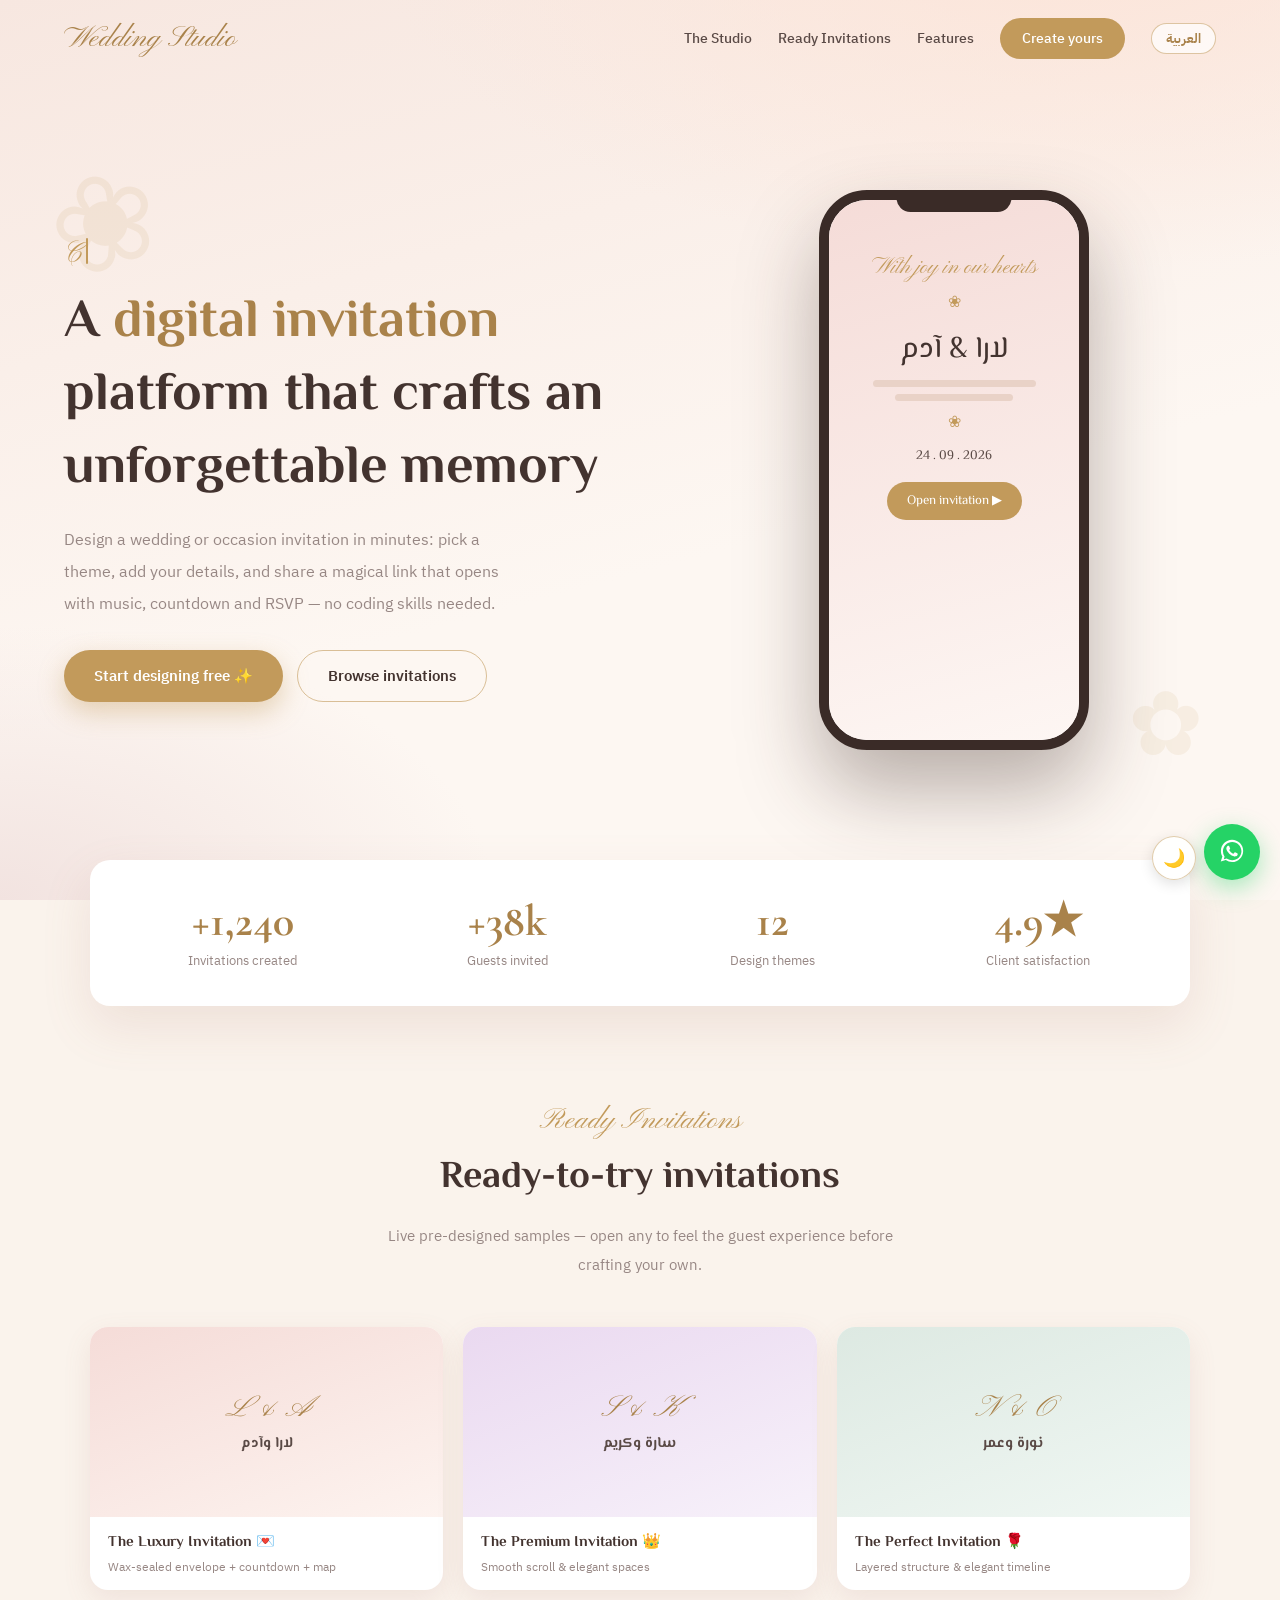
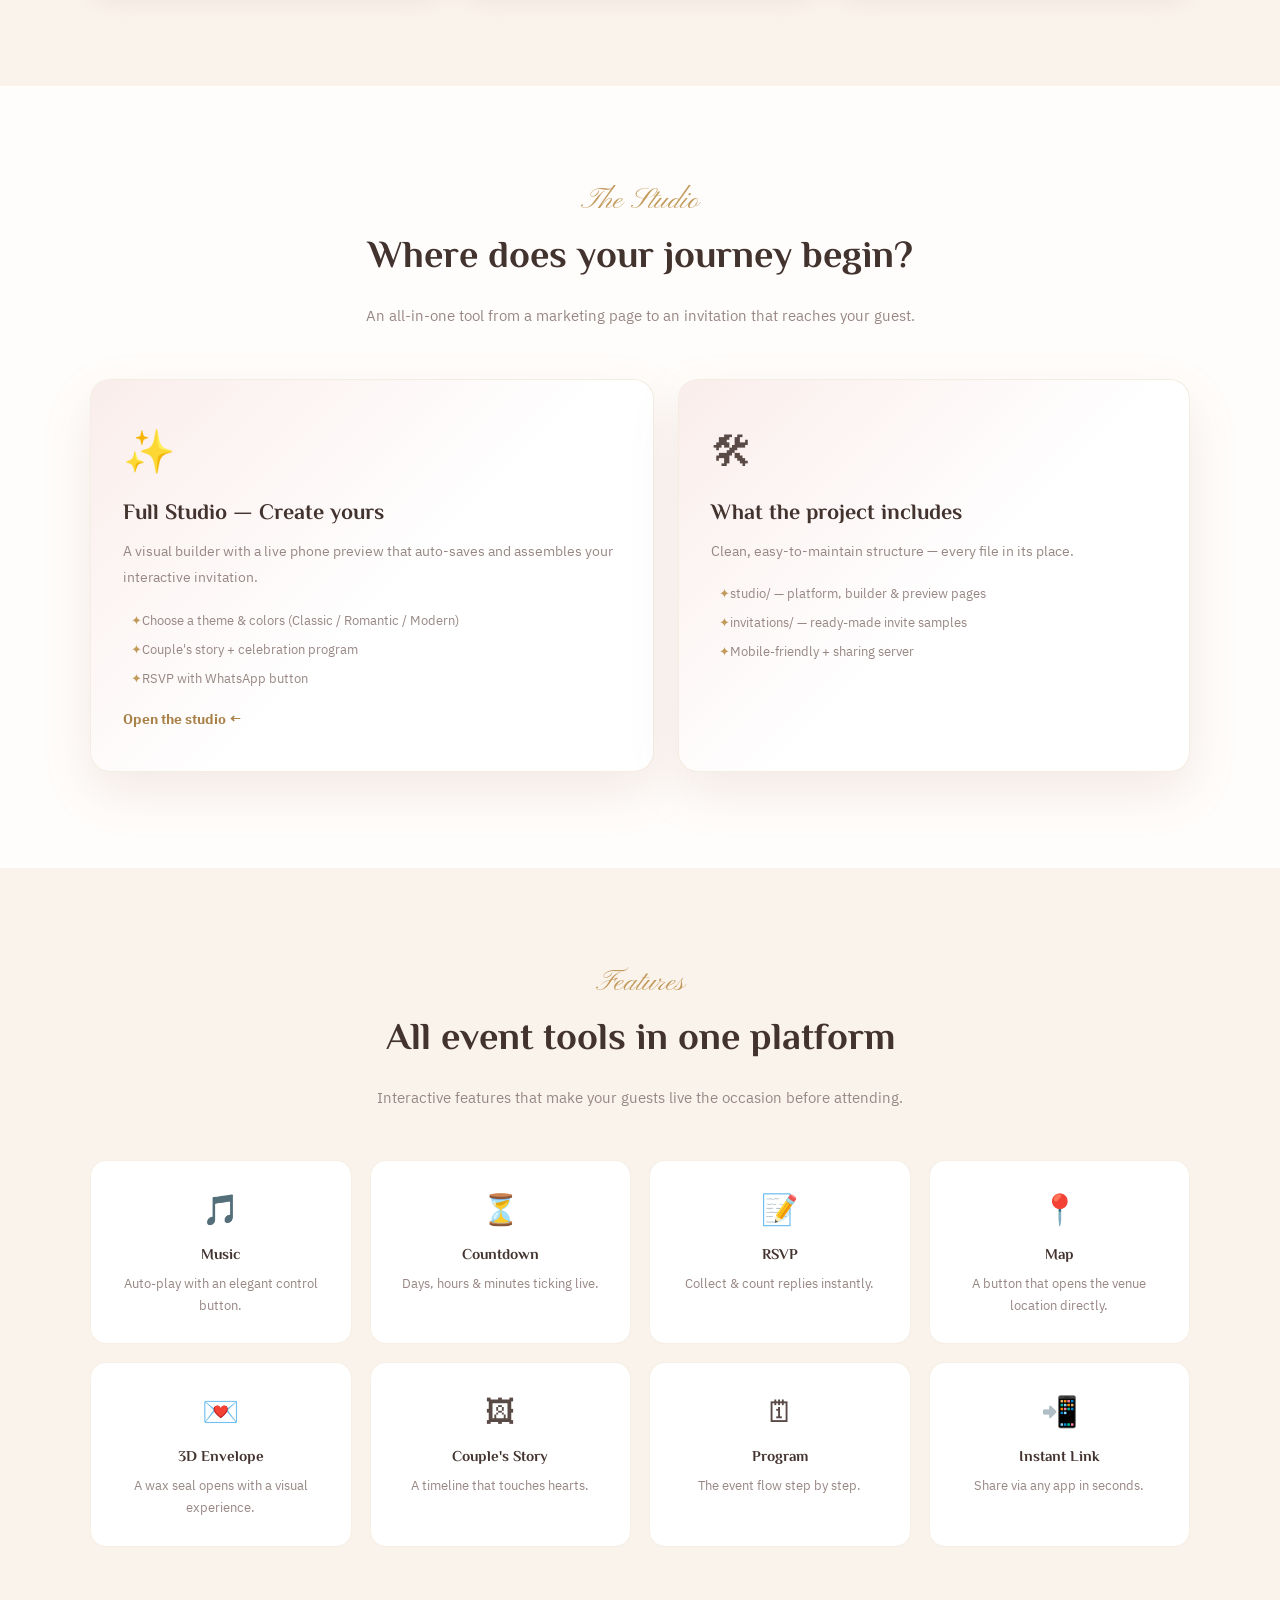
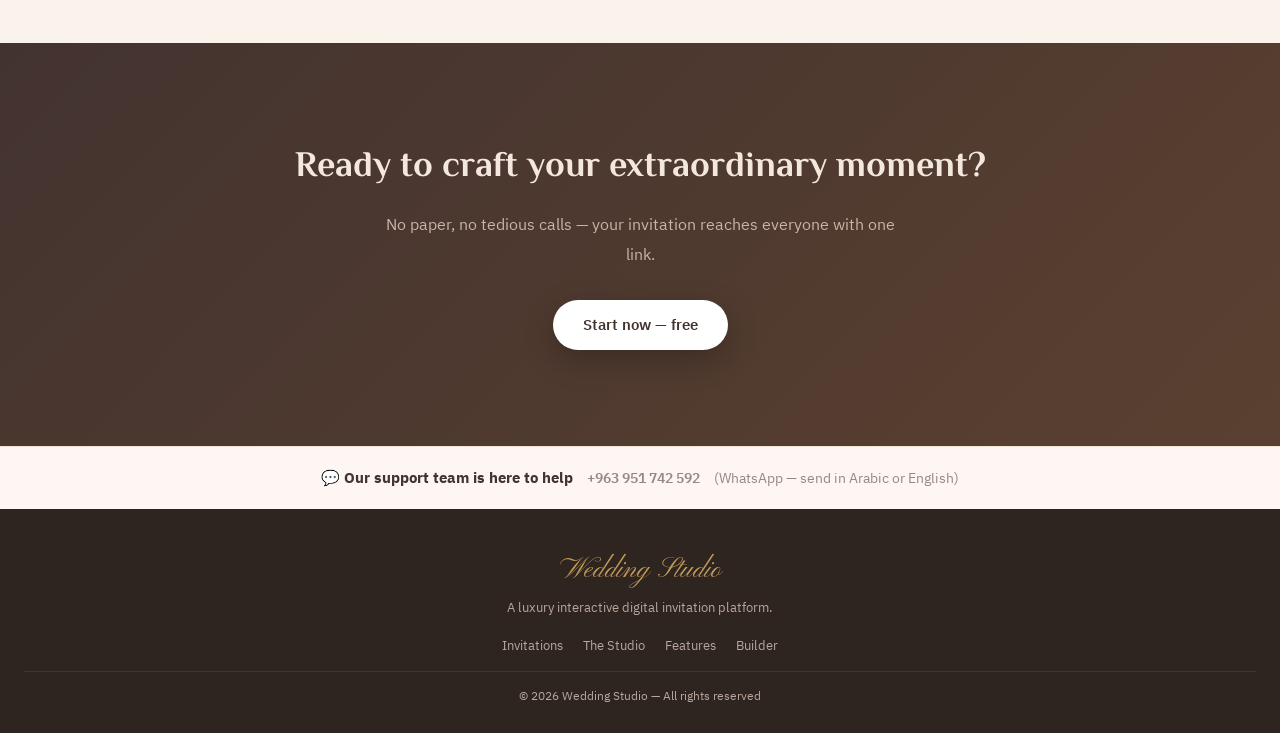
<file: index.html>
<!DOCTYPE html>
<html lang="ar" dir="rtl" data-title="hub_title">
<head>
    <meta charset="UTF-8">
    <meta name="viewport" content="width=device-width, initial-scale=1.0">
    <meta name="theme-color" content="#F5DCD8">
    <title>استوديو الدعوات | منصة الدعوات الرقمية الفاخرة</title>
    <link rel="preconnect" href="https://fonts.googleapis.com">
    <link rel="preconnect" href="https://fonts.gstatic.com" crossorigin>
    <link href="https://fonts.googleapis.com/css2?family=Cormorant+Garamond:ital,wght@0,400;0,600;1,500&family=El+Messiri:wght@400;500;600;700&family=IBM+Plex+Sans+Arabic:wght@300;400;500;600;700&family=Pinyon+Script&display=swap" rel="stylesheet">
    <style>
        :root {
            --blush: #F5DCD8;
            --blush-light: #FDF6F3;
            --cream: #FAF3EC;
            --gold: #C29A5B;
            --gold-dark: #A9824A;
            --text: #5A4A46;
            --text-soft: #978784;
            --ink: #43332F;
            --shadow: 0 20px 50px rgba(168,110,96,0.14);
        }
        * { box-sizing: border-box; margin: 0; padding: 0; }
        html { scroll-behavior: smooth; }
        body {
            font-family: 'IBM Plex Sans Arabic', sans-serif;
            background: var(--cream);
            color: var(--text);
            -webkit-font-smoothing: antialiased;
        }

        /* ===== Nav ===== */
        .nav {
            position: fixed; top: 0; left: 0; right: 0; z-index: 999;
            display: flex; align-items: center; justify-content: space-between;
            padding: 18px 5vw;
            transition: all .4s;
        }
        .nav.scrolled {
            background: rgba(255,252,249,.92);
            backdrop-filter: blur(12px);
            box-shadow: 0 6px 24px rgba(0,0,0,.06);
            padding: 12px 5vw;
        }
        .brand { font-family: 'Pinyon Script', cursive; font-size: 30px; color: var(--gold-dark); text-decoration: none; }
        .nav-links { display: flex; gap: 26px; align-items: center; }
        .nav-links a { color: var(--text); text-decoration: none; font-size: 14px; font-weight: 500; position: relative; }
        .nav-links a::after {
            content: ''; position: absolute; right: 0; bottom: -6px;
            width: 0; height: 2px; background: var(--gold); transition: width .3s;
        }
        .nav-links a:hover::after { width: 100%; }
        .nav-cta {
            background: var(--gold); color: #fff !important; padding: 10px 22px;
            border-radius: 30px; font-weight: 600;
        }
        .nav-cta::after { display: none; }
        .nav-cta:hover { background: var(--gold-dark); }
        .burger { display: none; background: none; border: none; font-size: 26px; color: var(--text); cursor: pointer; }

        .lang-toggle {
            display: inline-flex; align-items: center; justify-content: center;
            min-width: 40px; padding: 8px 14px; border-radius: 30px;
            border: 1.5px solid rgba(194,154,91,0.55); background: rgba(255,255,255,0.7);
            color: var(--gold-dark); font-size: 13px; font-weight: 700; font-family: inherit;
            cursor: pointer; text-decoration: none; transition: all 0.3s; line-height: 1;
        }
        .lang-toggle:hover { background: var(--gold); color: #fff; border-color: var(--gold); }

        .wa-fab {
            position: fixed; bottom: 20px; inset-inline-end: 20px; z-index: 1200;
            width: 56px; height: 56px; border-radius: 50%;
            background: #25D366; color: #fff; text-decoration: none;
            display: flex; align-items: center; justify-content: center;
            font-size: 30px; box-shadow: 0 8px 24px rgba(37,211,102,0.4);
            transition: transform 0.25s, box-shadow 0.25s;
        }
        .wa-fab:hover { transform: translateY(-3px) scale(1.05); box-shadow: 0 12px 30px rgba(37,211,102,0.5); }
        .wa-fab svg { width: 30px; height: 30px; fill: #fff; }

        /* ===== Hero ===== */
        .hero {
            min-height: 100vh; display: flex; align-items: center;
            background: radial-gradient(1200px 600px at 85% -10%, #FCE4D8 0%, transparent 60%),
                        radial-gradient(900px 500px at 0% 100%, #F2E3E0 0%, transparent 55%),
                        linear-gradient(165deg, #F7E7E0, #FDF7F2 60%);
            position: relative; overflow: hidden;
            padding: 130px 5vw 90px;
        }
        .hero::before {
            content: '❀'; position: absolute; top: 14%; left: 4%;
            font-size: 130px; color: rgba(194,154,91,.12); transform: rotate(-20deg);
        }
        .hero::after {
            content: '✿'; position: absolute; bottom: 12%; right: 6%;
            font-size: 90px; color: rgba(194,154,91,.1);
        }
        .hero-inner { display: grid; grid-template-columns: 1.05fr .95fr; gap: 50px; max-width: 1180px; margin: 0 auto; width: 100%; align-items: center; }
        .tagline { font-family: 'Pinyon Script', cursive; font-size: 28px; color: var(--gold); }
        .type-caret::after {
            content: ''; display: inline-block; width: 2px; height: .95em;
            background: var(--gold); margin-inline-start: 4px; vertical-align: -2px;
            border-radius: 2px; animation: typeblink 1s steps(1) infinite;
        }
        @keyframes typeblink { 50% { opacity: 0; } }
        .hero h1 { font-family: 'El Messiri', serif; font-size: clamp(32px, 4.6vw, 54px); color: var(--ink); line-height: 1.35; margin: 14px 0 18px; }
        .hero h1 em { font-style: normal; color: var(--gold-dark); }
        .hero-lead { color: var(--text-soft); font-size: 16px; line-height: 2; max-width: 460px; }
        .hero-actions { display: flex; gap: 14px; margin-top: 30px; flex-wrap: wrap; }
        .btn {
            display: inline-flex; align-items: center; gap: 8px;
            padding: 14px 30px; border-radius: 40px; font-weight: 600; font-size: 15px;
            text-decoration: none; border: none; cursor: pointer; font-family: inherit;
            transition: transform .25s, box-shadow .25s, background .3s;
        }
        .btn-primary { background: var(--gold); color: #fff; box-shadow: 0 10px 26px rgba(194,154,91,.4); }
        .btn-primary:hover { transform: translateY(-3px); box-shadow: 0 16px 34px rgba(194,154,91,.5); }
        .btn-ghost { background: transparent; border: 1.5px solid rgba(194,154,91,.6); color: var(--ink); }
        .btn-ghost:hover { background: rgba(194,154,91,.1); transform: translateY(-3px); }

        .phone {
            width: 270px; height: 560px; border-radius: 48px; border: 10px solid #3A2B27;
            background: #fff; box-shadow: 0 40px 80px rgba(60,40,35,.35); overflow: hidden;
            margin: 0 auto; position: relative;
        }
        .phone-notch { width: 115px; height: 22px; background: #3A2B27; border-radius: 0 0 14px 14px; position: absolute; top: -10px; left: 50%; transform: translateX(-50%); z-index: 5; }
        .phone-screen { height: 100%; overflow-y: auto; background: linear-gradient(165deg,#F5DCD8,#FDF6F3); text-align: center; padding: 54px 18px 28px; font-family: 'El Messiri', serif; color: var(--text); }
        .p-e { font-family: 'Pinyon Script', cursive; color: var(--gold); font-size: 22px; }
        .p-name { font-size: 30px; margin: 8px 0 4px; color: var(--ink); }
        .p-sep { color: var(--gold); margin: 10px 0; }
        .p-line { height: 7px; border-radius: 4px; background: #E9D2C7; margin: 7px auto; width: 76%; }
        .p-cta { display: inline-block; margin-top: 16px; background: var(--gold); color: #fff; font-size: 13px; padding: 9px 20px; border-radius: 20px; }
        .float { animation: floaty 6s ease-in-out infinite; }
        @keyframes floaty { 0%,100%{ transform: translateY(0);} 50%{ transform: translateY(-14px);} }

        /* ===== Stats ===== */
        .stats { display: grid; grid-template-columns: repeat(4, 1fr); gap: 20px; max-width: 1100px; margin: -40px auto 0; padding: 34px 30px; position: relative; z-index: 2; background: #fff; border-radius: 20px; box-shadow: var(--shadow); }
        .stat { text-align: center; }
        .stat b { display: block; font-family: 'Cormorant Garamond', serif; font-size: 44px; color: var(--gold-dark); }
        .stat span { color: var(--text-soft); font-size: 13px; }

        /* ===== Sections ===== */
        section.block { padding: 96px 5vw; position: relative; }
        .kicker { font-family: 'Pinyon Script', cursive; font-size: 30px; color: var(--gold); display: block; text-align: center; }
        .title { font-family: 'El Messiri', serif; text-align: center; font-size: clamp(26px,3.6vw,38px); color: var(--ink); margin: 8px 0 14px; }
        .sub { text-align: center; color: var(--text-soft); max-width: 560px; margin: 0 auto 48px; line-height: 1.9; font-size: 15px; }

        /* Features */
        .features { display: grid; grid-template-columns: repeat(4, 1fr); gap: 18px; max-width: 1100px; margin: 0 auto; }
        .feat { background: #fff; border: 1px solid rgba(194,154,91,.16); border-radius: 16px; padding: 26px 20px; text-align: center; transition: transform .3s, box-shadow .3s; }
        .feat:hover { transform: translateY(-6px); box-shadow: 0 14px 32px rgba(168,110,96,.16); }
        .feat .ic { font-size: 30px; }
        .feat h3 { font-family: 'El Messiri', serif; font-size: 15px; color: var(--ink); margin: 12px 0 6px; }
        .feat p { color: var(--text-soft); font-size: 13px; line-height: 1.7; }

        /* Entry cards */
        .cards { display: grid; grid-template-columns: 1.1fr 1fr; gap: 24px; max-width: 1100px; margin: 0 auto; }
        .plate {
            background: #fff; border-radius: 20px; padding: 40px 32px;
            text-decoration: none; color: inherit; position: relative; overflow: hidden;
            border: 1px solid rgba(194,154,91,.18); box-shadow: var(--shadow);
            transition: transform .35s, box-shadow .35s;
        }
        .plate:hover { transform: translateY(-6px); box-shadow: 0 28px 60px rgba(168,110,96,.22); }
        .plate::before { content: ''; position: absolute; inset: 0; background: linear-gradient(135deg, rgba(245,220,216,.5), transparent 55%); }
        .plate .body { position: relative; z-index: 1; }
        .plate .ic { font-size: 42px; }
        .plate h3 { font-family: 'El Messiri', serif; color: var(--ink); font-size: 22px; margin: 14px 0 8px; }
        .plate p { color: var(--text-soft); font-size: 14px; line-height: 1.9; }
        .plate .go { display: inline-block; margin-top: 16px; color: var(--gold-dark); font-weight: 700; font-size: 14px; }
        .plate ul { list-style: none; margin-top: 14px; }
        .plate li { font-size: 13px; color: var(--text-soft); padding: 5px 0; }
        .plate li::before { content: '✦'; color: var(--gold); margin-left: 8px; }

        .demos { display: grid; grid-template-columns: repeat(3,1fr); gap: 20px; max-width: 1100px; margin: 24px auto 0; }
        .demo {
            border-radius: 18px; overflow: hidden; background: #fff; text-decoration: none; color: inherit;
            box-shadow: 0 10px 28px rgba(168,110,96,.12); transition: transform .35s, box-shadow .35s;
        }
        .demo:hover { transform: translateY(-7px); box-shadow: 0 22px 48px rgba(168,110,96,.22); }
        .demo .th { height: 190px; display: flex; flex-direction: column; align-items: center; justify-content: center; }
        .d-lux { background: linear-gradient(160deg,#F5DCD8,#FDF3EF); }
        .d-prem { background: linear-gradient(160deg,#EAD9F0,#F7F1FA); }
        .d-perf { background: linear-gradient(160deg,#DDE9E2,#F0F7F3); }
        .demo .th i { font-family: 'Pinyon Script', cursive; font-size: 30px; color: var(--gold-dark); }
        .demo .th h4 { font-family: 'El Messiri', serif; margin-top: 4px; font-size: 15px; }
        .demo .meta { padding: 14px 18px; }
        .demo .meta h3 { font-family: 'El Messiri', serif; font-size: 15px; color: var(--ink); }
        .demo .meta p { color: var(--text-soft); font-size: 12px; margin-top: 4px; }

        /* CTA */
        .cta { background: linear-gradient(135deg, #43332F, #5A4030); color: #F3E7DE; text-align: center; }
        .cta h2 { font-family: 'El Messiri', serif; font-size: clamp(24px,3.5vw,36px); margin-bottom: 14px; }
        .cta p { color: #C9B4A8; max-width: 520px; margin: 0 auto 30px; line-height: 1.9; }
        .cta .btn-primary { background: #fff; color: #43332F; box-shadow: 0 10px 30px rgba(0,0,0,.25); }
        .cta .btn-primary:hover { background: var(--blush); }

        footer { background: #2E2420; color: #B8A79D; text-align: center; padding: 44px 24px 26px; font-size: 13px; }
        footer .fl { font-family: 'Pinyon Script', cursive; font-size: 28px; color: var(--gold); }
        footer p { margin-top: 8px; line-height: 1.8; }
        footer .links { margin-top: 16px; display: flex; gap: 20px; justify-content: center; flex-wrap: wrap; }
        footer a { color: #B8A79D; text-decoration: none; }
        footer a:hover { color: var(--gold); }

        .support-band {
            display: flex; flex-wrap: wrap; align-items: center; justify-content: center;
            gap: 14px; padding: 20px 5vw; background: var(--blush-light);
            border-top: 1px solid rgba(194,154,91,0.2);
        }
        .support-band .sb-title { font-weight: 700; color: var(--ink); font-size: 15px; }
        .support-band .sb-num { color: var(--text-soft); font-size: 14px; direction: ltr; }
        .support-band a { text-decoration: none; color: var(--gold-dark); font-weight: 600; }

        .reveal { opacity: 0; transform: translateY(34px); transition: opacity .8s, transform .8s; }
        .reveal.on { opacity: 1; transform: none; }

        .mobile-menu {
            position: fixed; top: 0; right: 0; height: 100vh; width: 260px;
            background: #fff; box-shadow: -12px 0 30px rgba(0,0,0,.16); z-index: 1000;
            display: none; flex-direction: column; gap: 20px; padding: 42px 26px;
            transform: translateX(110%); transition: transform .4s;
        }
        .mobile-menu.open { transform: translateX(0); display: flex; }
        .mobile-menu a { color: var(--text); text-decoration: none; font-size: 16px; }
        .mobile-menu .x { position: absolute; top: 16px; left: 16px; background: none; border: none; font-size: 24px; cursor: pointer; color: var(--text); }

        @media (max-width: 900px) {
            .nav-links { display: none; }
            .burger { display: block; }
            .hero-inner { grid-template-columns: 1fr; text-align: center; }
            .hero-lead { margin: 0 auto; }
            .hero-actions { justify-content: center; }
            .phone { width: 220px; height: 470px; }
            .stats { grid-template-columns: repeat(2,1fr); margin-top: 20px; padding: 26px 18px; }
            .features { grid-template-columns: repeat(2,1fr); }
            .cards { grid-template-columns: 1fr; }
            .demos { grid-template-columns: 1fr; }
        }

        /* ===== الوضع الليلي / النهاري ===== */
        .theme-fab {
            position: fixed; bottom: 20px; inset-inline-end: 84px; z-index: 1400;
            width: 44px; height: 44px; border-radius: 50%;
            background: rgba(255,255,255,.92); color: var(--gold-dark);
            border: 1.5px solid rgba(194,154,91,.5); font-size: 18px;
            cursor: pointer; box-shadow: 0 4px 14px rgba(0,0,0,.12);
            transition: all .3s; line-height: 1;
        }
        .theme-fab:hover { transform: translateY(-3px); box-shadow: 0 8px 20px rgba(0,0,0,.22); }
        html.dark {
            --blush: #4A332E; --blush-light: #2A1E1B; --cream: #1E1613;
            --gold: #CFA66A; --gold-dark: #E0BC82; --text: #E7DAD2;
            --text-soft: #A89A92; --ink: #F6ECE4;
            --shadow: 0 20px 50px rgba(0,0,0,.4);
            color-scheme: dark;
        }
        html.dark body { background: var(--cream); color: var(--text); }
        html.dark .theme-fab { background: rgba(43,30,26,.92); }
        html.dark .nav.scrolled { background: rgba(30,22,19,.92); }
        html.dark .hero {
            background: radial-gradient(1200px 600px at 85% -10%, #3A2620 0%, transparent 60%),
                        radial-gradient(900px 500px at 0% 100%, #33201B 0%, transparent 55%),
                        linear-gradient(165deg, #261B16, #1E1613 60%);
        }
        html.dark .phone { background: #281C19; }
        html.dark .phone-screen { background: linear-gradient(165deg, #3A2620, #2A1E1B); }
        html.dark .p-line { background: rgba(232,207,198,.22); }
        html.dark .stats { background: #281C19; box-shadow: var(--shadow); }
        html.dark .feat { background: #281C19; }
        html.dark .feat:hover { box-shadow: 0 14px 32px rgba(0,0,0,.35); }
        html.dark .plate { background: #281C19; }
        html.dark .plate::before { background: linear-gradient(135deg, rgba(74,51,46,.6), transparent 55%); }
        html.dark .demo { background: #281C19; }
        html.dark #platform { background: #211814 !important; }
        html.dark .cta { background: linear-gradient(135deg, #33201B, #4A332E); }
        html.dark .mobile-menu { background: #281C19; }
        html.dark .lang-toggle { background: rgba(43,30,26,.92); }
        html.dark .demo .th h4 { color: #5A4A46; }
    </style>
    <script src="studio/assets/i18n.js"></script>
    <script src="studio/assets/theme.js"></script>
</head>
<body>

    <!-- Nav -->
    <nav class="nav" id="nav">
        <a href="#" class="brand">Wedding Studio</a>
        <div class="nav-links">
            <a href="#platform" data-i18n="h_nav_platform">المنصة</a>
            <a href="#demos" data-i18n="h_nav_demos">الدعوات الجاهزة</a>
            <a href="#features" data-i18n="h_nav_features">المميزات</a>
            <a href="studio/builder.html" class="nav-cta" data-i18n="h_nav_create">أنشئ دعوتك</a>
            <button class="lang-toggle" id="langBtn" aria-label="Language"></button>
        </div>
        <button class="burger" id="burger">☰</button>
    </nav>

    <div class="mobile-menu" id="mmenu">
        <button class="x" id="mclose">✕</button>
        <a href="#platform" data-i18n="h_nav_platform">المنصة</a>
        <a href="#demos" data-i18n="h_nav_demos">الدعوات الجاهزة</a>
        <a href="#features" data-i18n="h_nav_features">المميزات</a>
        <a href="studio/builder.html" data-i18n="h_nav_create">أنشئ دعوتك</a>
        <button class="lang-toggle" id="langBtnM" style="justify-content:center;width:100%;"></button>
    </div>

    <!-- Hero -->
    <header class="hero">
        <div class="hero-inner">
            <div>
                <span class="tagline type-caret" data-i18n="h_tagline">Craft Your Moment</span>
                <h1><span data-i18n="h_title1">منصّة </span><em data-i18n="h_title_em">دعواتٍ رقمية</em><span data-i18n="h_title2"> تصنع ذِكرى لا تُنسى</span></h1>
                <p class="hero-lead" data-i18n="h_lead">
                    صمّم دعوة زفاف أو مناسبة فاخرة خلال دقائق: اختر الطابع، أضف التفاصيل،
                    وشارك رابطاً سحرياً يفتح بموسيقى وعدّ تنازلي وتأكيد حضور — بلا أي خبرة برمجية.
                </p>
                <div class="hero-actions">
                    <a href="studio/builder.html" class="btn btn-primary" data-i18n="h_start">ابدأ التصميم مجاناً ✨</a>
                    <a href="#demos" class="btn btn-ghost" data-i18n="h_browse">استعرض الدعوات</a>
                </div>
            </div>
            <div class="phone float">
                <div class="phone-notch"></div>
                <div class="phone-screen">
                    <p class="p-e">With joy in our hearts</p>
                    <div class="p-sep">❀</div>
                    <div class="p-name">لارا &amp; آدم</div>
                    <p class="p-line"></p>
                    <p class="p-line" style="width:55%"></p>
                    <div class="p-sep">❀</div>
                    <p style="font-size:13px">24 . 09 . 2026</p>
                    <span class="p-cta" data-i18n="h_open">افتح الدعوة ▶</span>
                </div>
            </div>
        </div>
    </header>

    <!-- Stats -->
    <div class="stats">
        <div class="stat"><b>+1,240</b><span data-i18n="h_s1">دعوة أُنشئت</span></div>
        <div class="stat"><b>+38k</b><span data-i18n="h_s2">ضيف تلقّى دعوة</span></div>
        <div class="stat"><b>12</b><span data-i18n="h_s3">طابع تصميم</span></div>
        <div class="stat"><b>4.9★</b><span data-i18n="h_s4">رضا العرسان</span></div>
    </div>

    <!-- Demo invitations -->
    <section class="block" id="demos">
        <span class="kicker" data-i18n="h_dk">Ready Invitations</span>
        <h2 class="title" data-i18n="h_dt">دعوات جاهزة للتجربة</h2>
        <p class="sub" data-i18n="h_dsub">نماذج حية مصمّمة مسبقاً — افتح أي نموذج لتشعر بتجربة الضيف قبل أن تصنع نسختك.</p>
        <div class="demos">
            <a class="demo" href="invitations/luxury/index.html">
                <div class="th d-lux"><i>L &amp; A</i><h4>لارا وآدم</h4></div>
                <div class="meta"><h3 data-i18n="h_d1">الدعوة الفاخرة 💌</h3><p data-i18n="h_d1m">ظرف بختم شمعي + عدّ تنازلي + خريطة</p></div>
            </a>
            <a class="demo" href="invitations/premium/index.html">
                <div class="th d-prem"><i>S &amp; K</i><h4>سارة وكريم</h4></div>
                <div class="meta"><h3 data-i18n="h_d2">الدعوة الراقية 👑</h3><p data-i18n="h_d2m">تمرير ثابت ومساحات أنيقة</p></div>
            </a>
            <a class="demo" href="invitations/perfect/index.html">
                <div class="th d-perf"><i>N &amp; O</i><h4>نورة وعمر</h4></div>
                <div class="meta"><h3 data-i18n="h_d3">الدعوة المثالية 🌹</h3><p data-i18n="h_d3m">هيكل متدرّج وخطّ زمني أنيق</p></div>
            </a>
        </div>
    </section>

    <!-- Platform -->
    <section class="block" id="platform" style="background:#FFFDFB;">
        <span class="kicker" data-i18n="h_pk">The Studio</span>
        <h2 class="title" data-i18n="h_pt">أين تبدأ رحلتك؟</h2>
        <p class="sub" data-i18n="h_ps">أداة متكاملة من صفحة تسويقية وصولاً إلى دعوة تصل لضيفك.</p>
        <div class="cards">
            <a class="plate" href="studio/builder.html">
                <div class="body">
                    <div class="ic">✨</div>
                    <h3 data-i18n="h_c1">المنصّة الكاملة — أنشئ دعوتك</h3>
                    <p data-i18n="h_c1p">منشئ بصري بمعاينة حية على هاتف افتراضي، يحفظ تلقائياً ويبني دعوتك النهائية التفاعلية.</p>
                    <ul>
                        <li data-i18n="h_c1l1">اختيار الطابع بالألوان (كلاسيكي / رومانسي / عصري)</li>
                        <li data-i18n="h_c1l2">قصة الزوجين + برنامج الحفل</li>
                        <li data-i18n="h_c1l3">تأكيد حضور مع زر واتساب</li>
                    </ul>
                    <span class="go" data-i18n="h_c1go">افتح المنصة ←</span>
                </div>
            </a>
            <div class="plate">
                <div class="body">
                    <div class="ic">🛠</div>
                    <h3 data-i18n="h_c2">ماذا يشمل المشروع</h3>
                    <p data-i18n="h_c2p">بنية نظيفة سهلة الصيانة والتطوير — كل ملف في مكانه.</p>
                    <ul>
                        <li data-i18n="h_c2l1">studio/ — صفحات المنصة والمنشئ والمعاينة</li>
                        <li data-i18n="h_c2l2">invitations/ — الدعوات الجاهزة كنماذج</li>
                        <li data-i18n="h_c2l3">متوافق مع الجوال + خادم مشاركة</li>
                    </ul>
                </div>
            </div>
        </div>
    </section>

    <!-- Features -->
    <section class="block" id="features">
        <span class="kicker" data-i18n="h_fk">Features</span>
        <h2 class="title" data-i18n="h_ft">كلّ أدوات الحفل في منصة واحدة</h2>
        <p class="sub" data-i18n="h_fs">مميزات تفاعلية تجعل ضيوفك يعيشون المناسبة قبل حضورها.</p>
        <div class="features">
            <div class="feat"><div class="ic">🎵</div><h3 data-i18n="h_f1t">موسيقى</h3><p data-i18n="h_f1p">تشغيل تلقائي مع زر تحكم أنيق.</p></div>
            <div class="feat"><div class="ic">⏳</div><h3 data-i18n="h_f2t">عدّ تنازلي</h3><p data-i18n="h_f2p">أيام وساعات ودقائق تتنفّس أحياء.</p></div>
            <div class="feat"><div class="ic">📝</div><h3 data-i18n="h_f3t">تأكيد حضور</h3><p data-i18n="h_f3p">اجمع الردود وعددها لحظياً.</p></div>
            <div class="feat"><div class="ic">📍</div><h3 data-i18n="h_f4t">خريطة</h3><p data-i18n="h_f4p">زر يفتح موقع الحفل مباشرة.</p></div>
            <div class="feat"><div class="ic">💌</div><h3 data-i18n="h_f5t">ظرف 3D</h3><p data-i18n="h_f5p">ختم شمعي يفتح بتجربة بصرية.</p></div>
            <div class="feat"><div class="ic">🖼</div><h3 data-i18n="h_f6t">قصة الزوجين</h3><p data-i18n="h_f6p">خطّ زمني يلامس القلوب.</p></div>
            <div class="feat"><div class="ic">🗓</div><h3 data-i18n="h_f7t">برنامج الحفل</h3><p data-i18n="h_f7p">سير المناسبة خطوة بخطوة.</p></div>
            <div class="feat"><div class="ic">📲</div><h3 data-i18n="h_f8t">رابط فوري</h3><p data-i18n="h_f8p">مشاركة عبر أي تطبيق خلال ثوانٍ.</p></div>
        </div>
    </section>

    <!-- CTA -->
    <section class="block cta">
        <h2 data-i18n="h_ct">جاهز تصنع لحظتك الاستثنائية؟</h2>
        <p data-i18n="h_cs">لا حاجة لأوراق ورقية ولا اتصالات مضنية — دعوتك تصل للجميع برابط واحد.</p>
        <a href="studio/builder.html" class="btn btn-primary" data-i18n="h_cb">ابدأ الآن — مجاناً</a>
    </section>

    <!-- الدعم -->
    <div class="support-band">
        <span class="sb-title" data-i18n="m_support">💬 فريق الدعم جاهز لمساعدتك</span>
        <a class="sb-num" href="https://wa.me/963951742592" target="_blank" rel="noopener">+963 951 742 592</a>
        <span class="sb-num" data-i18n="m_support_hint">(واتساب — إرسال بالعربية أو الإنجليزية)</span>
    </div>

    <footer>
        <div class="fl">Wedding Studio</div>
        <p data-i18n="h_ftag">منصّة دعوات رقمية تفاعلية فاخرة.</p>
        <div class="links">
            <a href="#demos" data-i18n="h_fl1">الدعوات</a>
            <a href="#platform" data-i18n="h_fl2">المنصّة</a>
            <a href="#features" data-i18n="h_fl3">المميزات</a>
            <a href="studio/builder.html" data-i18n="h_fl4">المنشئ</a>
        </div>
        <p style="margin-top:16px;border-top:1px solid rgba(255,255,255,.08);padding-top:14px;font-size:12px;" data-i18n="h_fcopy">© 2026 Wedding Studio — جميع الحقوق محفوظة</p>
    </footer>

    <a class="wa-fab" href="https://wa.me/963951742592" target="_blank" rel="noopener" aria-label="WhatsApp support" data-i18n-title="wa_tooltip">
        <svg viewBox="0 0 32 32"><path d="M16.04 3C9.5 3 4.16 8.34 4.16 14.87c0 2.09.55 4.13 1.59 5.93L4 26l5.36-1.4a11.85 11.85 0 0 0 6.68 2.07c6.54 0 11.87-5.33 11.87-11.86C28.1 8.34 22.58 3 16.04 3zm0 21.7c-1.87 0-3.7-.5-5.27-1.44l-.38-.22-3.1.81.83-3.03-.25-.4a9.84 9.84 0 0 1-1.51-5.25c0-5.43 4.42-9.85 9.85-9.85 5.43 0 9.84 4.42 9.84 9.85 0 5.43-4.41 9.53-9.84 9.53zm5.4-7.36c-.3-.15-1.76-.87-2.03-.97-.27-.1-.47-.15-.67.15-.2.3-.77.97-.94 1.17-.17.2-.34.22-.64.07-.3-.15-1.26-.46-2.4-1.48-.88-.78-1.48-1.75-1.65-2.05-.17-.3-.02-.46.13-.6.13-.13.3-.34.45-.51.15-.17.2-.3.3-.5.1-.2.05-.37-.02-.52-.07-.15-.67-1.61-.92-2.2-.24-.58-.49-.5-.67-.51h-.57c-.2 0-.52.07-.8.37-.27.3-1.04 1.02-1.04 2.5 0 1.47 1.07 2.9 1.22 3.1.15.2 2.11 3.22 5.1 4.52.71.31 1.27.49 1.7.63.72.23 1.37.2 1.88.12.57-.09 1.76-.72 2.01-1.42.25-.7.25-1.3.17-1.42-.07-.13-.27-.2-.57-.35z"/></svg>
    </a>

    <script>
        const nav = document.getElementById('nav');
        window.addEventListener('scroll', () => nav.classList.toggle('scrolled', window.scrollY > 40));
        document.getElementById('burger').addEventListener('click', () => document.getElementById('mmenu').classList.add('open'));
        document.getElementById('mclose').addEventListener('click', () => document.getElementById('mmenu').classList.remove('open'));

        const io = new IntersectionObserver((es) => es.forEach((e) => {
            if (e.isIntersecting) { e.target.classList.add('on'); io.unobserve(e.target); }
        }), { threshold: 0.12 });
        document.querySelectorAll('.plate, .demo, .feat, .stat').forEach((el) => { el.classList.add('reveal'); io.observe(el); });

        const syncLang = () => {
            const txt = I18N.get() === 'ar' ? I18N.t('lang_btn_en') : I18N.t('lang_btn_ar');
            const b = document.getElementById('langBtn'), bm = document.getElementById('langBtnM');
            if (b) b.textContent = txt;
            if (bm) bm.textContent = txt;
        };

        // كلمة تُكتب عند دخول الموقع
        let typeTimer = null;
        const typeInto = (el, text, speed) => {
            if (!el) return;
            if (typeTimer) clearInterval(typeTimer);
            el.textContent = '';
            let i = 0;
            typeTimer = setInterval(() => {
                el.textContent = text.slice(0, ++i);
                if (i >= text.length) clearInterval(typeTimer);
            }, speed || 70);
        };
        const tagline = document.querySelector('.tagline');
        if (tagline) setTimeout(() => typeInto(tagline, tagline.textContent, 70), 350);
        document.addEventListener('langchange', () => { if (tagline) typeInto(tagline, tagline.textContent, 70); });

        document.getElementById('langBtn').addEventListener('click', () => I18N.toggle());
        if (document.getElementById('langBtnM')) document.getElementById('langBtnM').addEventListener('click', () => I18N.toggle());
        syncLang();
        document.addEventListener('langchange', syncLang);
    </script>
</body>
</html>
</file>
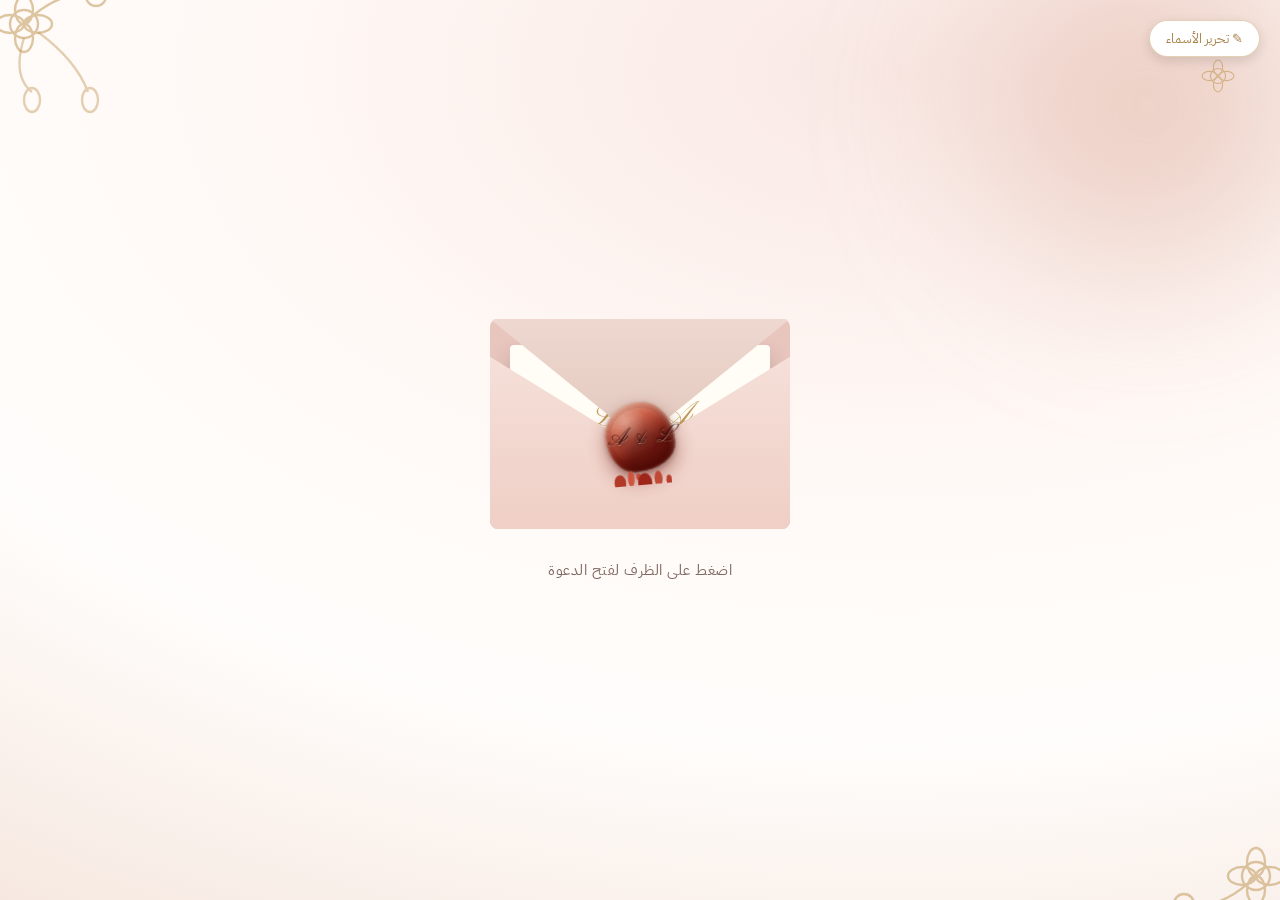
<file: invitations/luxury/index.html>
<!DOCTYPE html>
<html lang="ar" dir="rtl">
<head>
    <meta charset="UTF-8">
    <meta name="viewport" content="width=device-width, initial-scale=1.0">
    <meta name="theme-color" content="#F5DCD8">
    <title>دعوة زفاف | لارا وآدم</title>
    <link rel="preconnect" href="https://fonts.googleapis.com">
    <link rel="preconnect" href="https://fonts.gstatic.com" crossorigin>
    <link href="https://fonts.googleapis.com/css2?family=Cormorant+Garamond:ital,wght@0,400;0,600;1,500&family=Playfair+Display:wght@500;600;700&family=El+Messiri:wght@400;500;600;700&family=IBM+Plex+Sans+Arabic:wght@300;400;500;600&family=Pinyon+Script&display=swap" rel="stylesheet">
    <link rel="stylesheet" href="style.css">
</head>
<body>

    <!-- زخارف أزهار -->
    <svg class="floral floral-tl" viewBox="0 0 100 100" aria-hidden="true">
        <g fill="none" stroke="#C29A5B" stroke-width="1.2" opacity=".55">
            <circle cx="26" cy="26" r="7"/><ellipse cx="26" cy="19" rx="4.5" ry="7"/>
            <ellipse cx="19" cy="26" rx="7" ry="4.5"/><ellipse cx="26" cy="33" rx="4.5" ry="7"/>
            <ellipse cx="33" cy="26" rx="7" ry="4.5"/>
            <path d="M26 26 Q44 8 62 12"/>
            <circle cx="62" cy="12" r="5"/>
        </g>
        <g fill="none" stroke="#C29A5B" stroke-width="1.2" opacity=".45">
            <path d="M26 33 Q20 52 30 60"/><ellipse cx="30" cy="64" rx="4" ry="6"/>
            <path d="M33 30 Q52 44 58 60"/><ellipse cx="59" cy="64" rx="4" ry="6"/>
        </g>
    </svg>
    <svg class="floral floral-br" viewBox="0 0 100 100" aria-hidden="true">
        <g fill="none" stroke="#C29A5B" stroke-width="1.2" opacity=".55">
            <circle cx="74" cy="74" r="7"/><ellipse cx="74" cy="67" rx="4.5" ry="7"/>
            <ellipse cx="67" cy="74" rx="7" ry="4.5"/><ellipse cx="74" cy="81" rx="4.5" ry="7"/>
            <ellipse cx="81" cy="74" rx="7" ry="4.5"/>
            <path d="M74 74 Q56 92 38 88"/>
            <circle cx="38" cy="88" r="5"/>
        </g>
    </svg>
    <svg class="floral floral-hero" viewBox="0 0 100 100" aria-hidden="true">
        <g fill="none" stroke="#C29A5B" stroke-width="1.3" opacity=".6">
            <circle cx="50" cy="50" r="9"/><ellipse cx="50" cy="40" rx="5.5" ry="9"/>
            <ellipse cx="40" cy="50" rx="9" ry="5.5"/><ellipse cx="50" cy="60" rx="5.5" ry="9"/>
            <ellipse cx="60" cy="50" rx="9" ry="5.5"/>
        </g>
    </svg>

    <!-- زر تشغيل الموسيقى -->
    <button id="musicBtn" class="music-btn" title="تشغيل الموسيقى">🎵</button>

    <!-- تخصيص الأسماء -->
    <button id="namesBtn" class="names-btn" title="تخصيص الأسماء">✎ تحرير الأسماء</button>
    <div id="namesPanel" class="names-panel">
        <label>اسم العريس
            <input id="editGroom" type="text" value="آدم">
        </label>
        <label>اسم العروس
            <input id="editBride" type="text" value="لارا">
        </label>
        <button id="namesApply">تطبيق</button>
    </div>

    <!-- شاشة فتح الظرف -->
    <div class="envelope-screen" id="envelopeScreen">
        <div class="envelope" onclick="openInvitation()">
            <div class="env-paper"><span class="env-calligraphy">L & A</span></div>
            <div class="env-flap"></div>
            <div class="env-front"></div>
            <div class="env-back"></div>
            <div class="wax-seal"><span class="seal-txt">A & L</span></div>
        </div>
        <p class="env-hint">اضغط على الظرف لفتح الدعوة</p>
    </div>

    <!-- محتوى الدعوة -->
    <div class="scroll-container" id="invitation">

        <!-- القسم الأول: الترحيب -->
        <section class="slide hero">
            <div class="hero-deco">❀</div>
            <p class="script-en">Together with their families</p>
            <h1 class="couple-ar">لارا <span class="amp">&</span> آدم</h1>
            <p class="sub">نتشرف بدعوتكم لمشاركتنا فرحة زواجنا</p>
            <div class="hero-date">
                <span>السبت</span>
                <span>24 سبتمبر</span>
                <span>2026</span>
            </div>
            <div class="scroll-cue">⬇ للتمرير</div>
        </section>

        <!-- القسم الثاني: العد التنازلي -->
        <section class="slide countdown-section">
            <p class="script-en">Counting the days</p>
            <h2>باقي على فرحتنا</h2>
            <div id="countdown" class="timer">
                <div class="time-box"><span id="days">00</span><small>يوم</small></div>
                <div class="time-box"><span id="hours">00</span><small>ساعة</small></div>
                <div class="time-box"><span id="minutes">00</span><small>دقيقة</small></div>
                <div class="time-box"><span id="seconds">00</span><small>ثانية</small></div>
            </div>
        </section>

        <!-- القسم الثالث: قصتنا -->
        <section class="slide story-section">
            <p class="script-en">Our Story</p>
            <h2>قصتنا</h2>
            <div class="story-line">
                <div class="story-item">
                    <span class="story-dot"></span>
                    <h3>البداية</h3>
                    <p>التقينا في ربيع 2019 في مقهى صغير، ومن أول محادثة عرفنا أن هذه بداية حكاية جميلة.</p>
                </div>
                <div class="story-item">
                    <span class="story-dot"></span>
                    <h3>الخطوبة</h3>
                    <p>في شتاء 2024، وفي حضور العائلتين، اتخذنا أجمل قرار في حياتنا.</p>
                </div>
                <div class="story-item">
                    <span class="story-dot"></span>
                    <h3>الزفاف</h3>
                    <p>وهنا نستعد لبداية فصلنا الأجمل، ونحن بأمس الشوق لمشاركتكم فرحتنا.</p>
                </div>
            </div>
        </section>

        <!-- القسم الرابع: برنامج الحفل -->
        <section class="slide program-section">
            <p class="script-en">The Celebration</p>
            <h2>برنامج الحفل</h2>
            <div class="program-cards">
                <div class="prog-card">
                    <div class="prog-time">7:00 مساءً</div>
                    <h3>استقبال الضيوف</h3>
                    <p>باب الضيافة مفتوح وطابور الاستقبال ينتظركم</p>
                </div>
                <div class="prog-card">
                    <div class="prog-time">7:30 مساءً</div>
                    <h3>مراسم العقد</h3>
                    <p>لحظة توقيع عقد الزواج بمشاركة العائلتين</p>
                </div>
                <div class="prog-card">
                    <div class="prog-time">9:00 مساءً</div>
                    <h3>مأدبة العشاء</h3>
                    <p>مأدبة عشاء فاخرة على أنغام الموسيقى</p>
                </div>
            </div>
        </section>

        <!-- القسم الخامس: الموقع -->
        <section class="slide venue-section">
            <p class="script-en">The Venue</p>
            <h2>مكان الحفل</h2>
            <p class="venue-name">قاعة الياسمين للمناسبات</p>
            <p class="venue-address">طريق الأمير سلطان، جدة</p>
            <a class="map-btn" href="https://maps.google.com/?q=Jeddah" target="_blank" rel="noopener">
                افتح الموقع في الخريطة
            </a>
        </section>

        <!-- القسم السادس: تأكيد الحضور -->
        <section class="slide rsvp-section">
            <p class="script-en">Will you join us?</p>
            <h2>تأكيد الحضور</h2>
            <p class="rsvp-hint">نتشرف بردّكم قبل 10 سبتمبر</p>
            <form id="rsvpForm">
                <input type="text" id="guestName" placeholder="الاسم الكريم" required>
                <select id="guestAttendance" required>
                    <option value="" disabled selected>هل ستشرفوننا بحضوركم؟</option>
                    <option value="yes">نعم، بكل سرور</option>
                    <option value="no">أعتذر، لا أستطيع الحضور</option>
                </select>
                <button type="submit">إرسال الرد</button>
            </form>
            <p class="form-message" id="formMessage"></p>
        </section>

        <!-- التذييل -->
        <footer class="footer">
            <div class="footer-calligraphy">L & A</div>
            <p>لارا & آدم</p>
            <p class="footer-note">24 . 09 . 2026 — انتظرونا في الموعد المحدد</p>
        </footer>
    </div>

    <script src="script.js"></script>
</body>
</html>
</file>
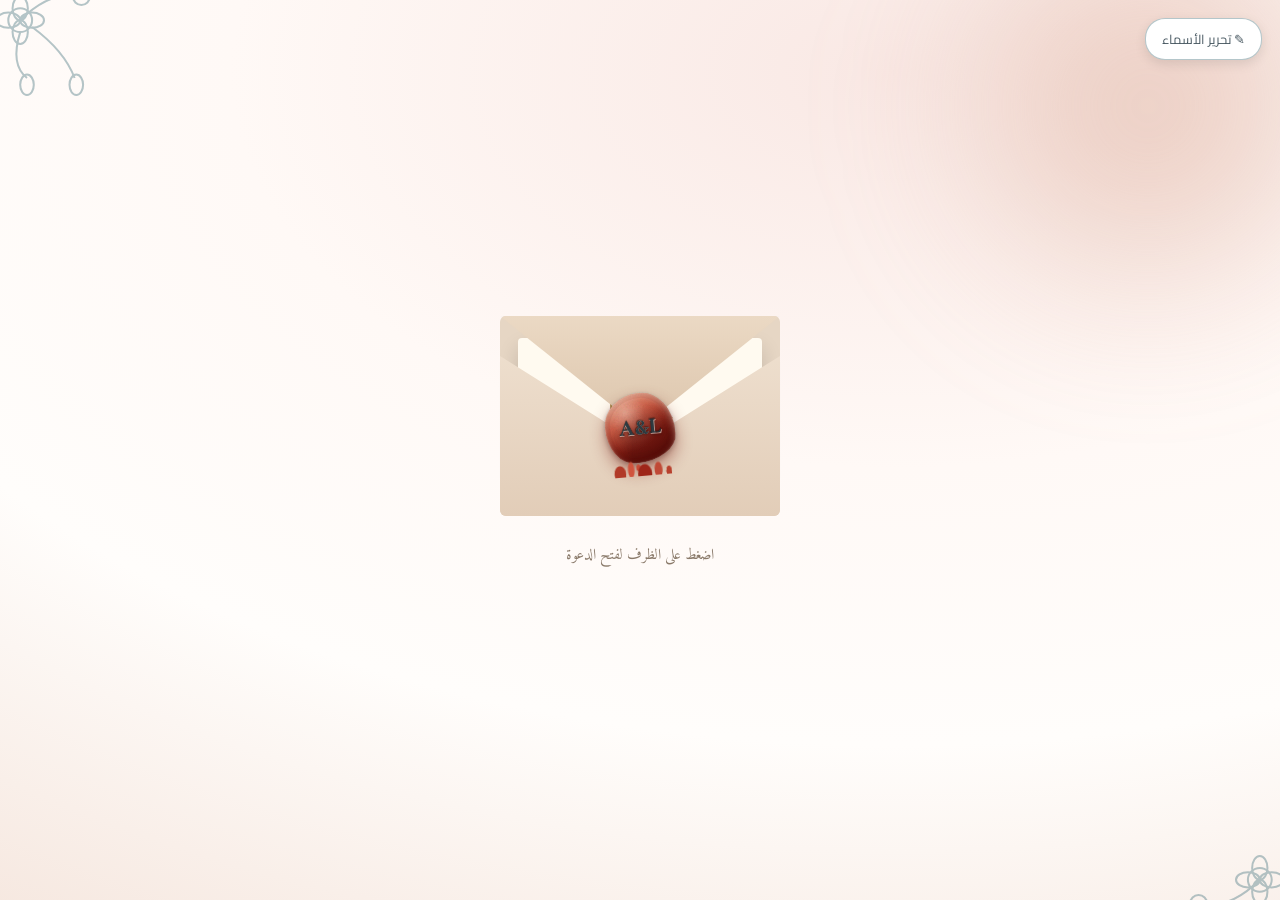
<file: invitations/perfect/index.html>
<!DOCTYPE html>
<html lang="ar" dir="rtl">
<head>
    <meta charset="UTF-8">
    <link href="https://fonts.googleapis.com/css2?family=Amiri:ital,wght@0,400;0,700;1,400&family=Cairo:wght@200;400&display=swap" rel="stylesheet">
    <link rel="stylesheet" href="style.css">
    <title>دعوة زفاف</title>
</head>
<body>

    <svg class="floral floral-tl" viewBox="0 0 100 100" aria-hidden="true">
        <g fill="none" stroke="#6B8E95" stroke-width="1.2" opacity=".5">
            <circle cx="26" cy="26" r="7"/><ellipse cx="26" cy="19" rx="4.5" ry="7"/>
            <ellipse cx="19" cy="26" rx="7" ry="4.5"/><ellipse cx="26" cy="33" rx="4.5" ry="7"/>
            <ellipse cx="33" cy="26" rx="7" ry="4.5"/>
            <path d="M26 26 Q44 8 62 12"/>
            <circle cx="62" cy="12" r="5"/>
            <path d="M26 33 Q20 52 30 60"/><ellipse cx="30" cy="64" rx="4" ry="6"/>
            <path d="M33 30 Q52 44 58 60"/><ellipse cx="59" cy="64" rx="4" ry="6"/>
        </g>
    </svg>
    <svg class="floral floral-br" viewBox="0 0 100 100" aria-hidden="true">
        <g fill="none" stroke="#6B8E95" stroke-width="1.2" opacity=".5">
            <circle cx="74" cy="74" r="7"/><ellipse cx="74" cy="67" rx="4.5" ry="7"/>
            <ellipse cx="67" cy="74" rx="7" ry="4.5"/><ellipse cx="74" cy="81" rx="4.5" ry="7"/>
            <ellipse cx="81" cy="74" rx="7" ry="4.5"/>
            <path d="M74 74 Q56 92 38 88"/>
            <circle cx="38" cy="88" r="5"/>
        </g>
    </svg>

    <button id="namesBtn" class="names-btn" title="تخصيص الأسماء">✎ تحرير الأسماء</button>
    <div id="namesPanel" class="names-panel">
        <label>اسم العريس <input id="editGroom" type="text" value="آدم"></label>
        <label>اسم العروس <input id="editBride" type="text" value="لارا"></label>
        <button id="namesApply">تطبيق</button>
    </div>

    <div class="container">
        <!-- قسم الظرف -->
        <section class="slide" id="envelope-section">
            <div class="envelope" onclick="openInvitation()">
                <div class="env-paper">L & A</div>
                <div class="flap"></div>
                <div class="front"></div>
                <div class="seal"><span class="seal-txt">A&L</span></div>
            </div>
            <p class="open-hint">اضغط على الظرف لفتح الدعوة</p>
        </section>

        <!-- قسم الترحيب -->
        <section class="slide hidden" id="main-invitation">
            <h1>آل المنصور وآل العمري</h1>
            <p>نتشرف بدعوتكم لمشاركتنا فرحتنا</p>
            <div class="names">لارا & آدم</div>
            <div class="date">24 . 09 . 2026</div>
        </section>

        <!-- قسم الجدول الزمني -->
        <section class="slide hidden" id="timeline">
            <h2>برنامج الحفل</h2>
            <div class="timeline-line">
                <div class="event"><span>7:00</span> استقبال الضيوف</div>
                <div class="event"><span>7:30</span> مراسم العقد</div>
                <div class="event"><span>8:00</span> جلسة التهاني</div>
                <div class="event"><span>9:00</span> مأدبة العشاء</div>
            </div>
        </section>
    </div>

    <script>
        function openInvitation() {
            const env = document.querySelector('.envelope');
            if (!env || env.classList.contains('open')) return;
            env.classList.add('open');
            setTimeout(function () {
                document.getElementById('envelope-section').style.display = 'none';
                document.getElementById('main-invitation').classList.remove('hidden');
                document.getElementById('timeline').classList.remove('hidden');
                wireReveals();
            }, 1000);
        }

        // ظهور تدريجي عند التمرير
        function wireReveals() {
            const io = new IntersectionObserver(function (entries) {
                entries.forEach(function (e) {
                    if (e.isIntersecting) {
                        e.target.classList.add('on');
                        io.unobserve(e.target);
                    }
                });
            }, { threshold: 0.12 });
            document.querySelectorAll('.event, .slide h1, .slide h2, .slide > p').forEach(function (el, i) {
                el.classList.add('reveal');
                el.style.transitionDelay = (0.1 * i) + 's';
                io.observe(el);
            });
        }

        // تخصيص الأسماء (بأحرف محفورة)
        var namesBtn = document.getElementById('namesBtn');
        var namesPanel = document.getElementById('namesPanel');
        namesBtn.addEventListener('click', function (e) {
            e.stopPropagation();
            namesPanel.classList.toggle('open');
        });
        document.addEventListener('click', function (e) {
            if (namesPanel.classList.contains('open') && !namesPanel.contains(e.target) &&
                e.target !== namesBtn && !namesBtn.contains(e.target)) {
                namesPanel.classList.remove('open');
            }
        });
        document.getElementById('namesApply').addEventListener('click', function () {
            var groom = document.getElementById('editGroom').value.trim();
            var bride = document.getElementById('editBride').value.trim();
            if (!groom || !bride) return;
            document.querySelector('.names').textContent = bride + ' & ' + groom;
            document.querySelector('.env-paper').textContent = bride.charAt(0).toUpperCase() + ' & ' + groom.charAt(0).toUpperCase();
            document.querySelector('.seal-txt').textContent = groom.charAt(0).toUpperCase() + '&' + bride.charAt(0).toUpperCase();
            namesPanel.classList.remove('open');
        });
    </script>
</body>
</html>
</file>
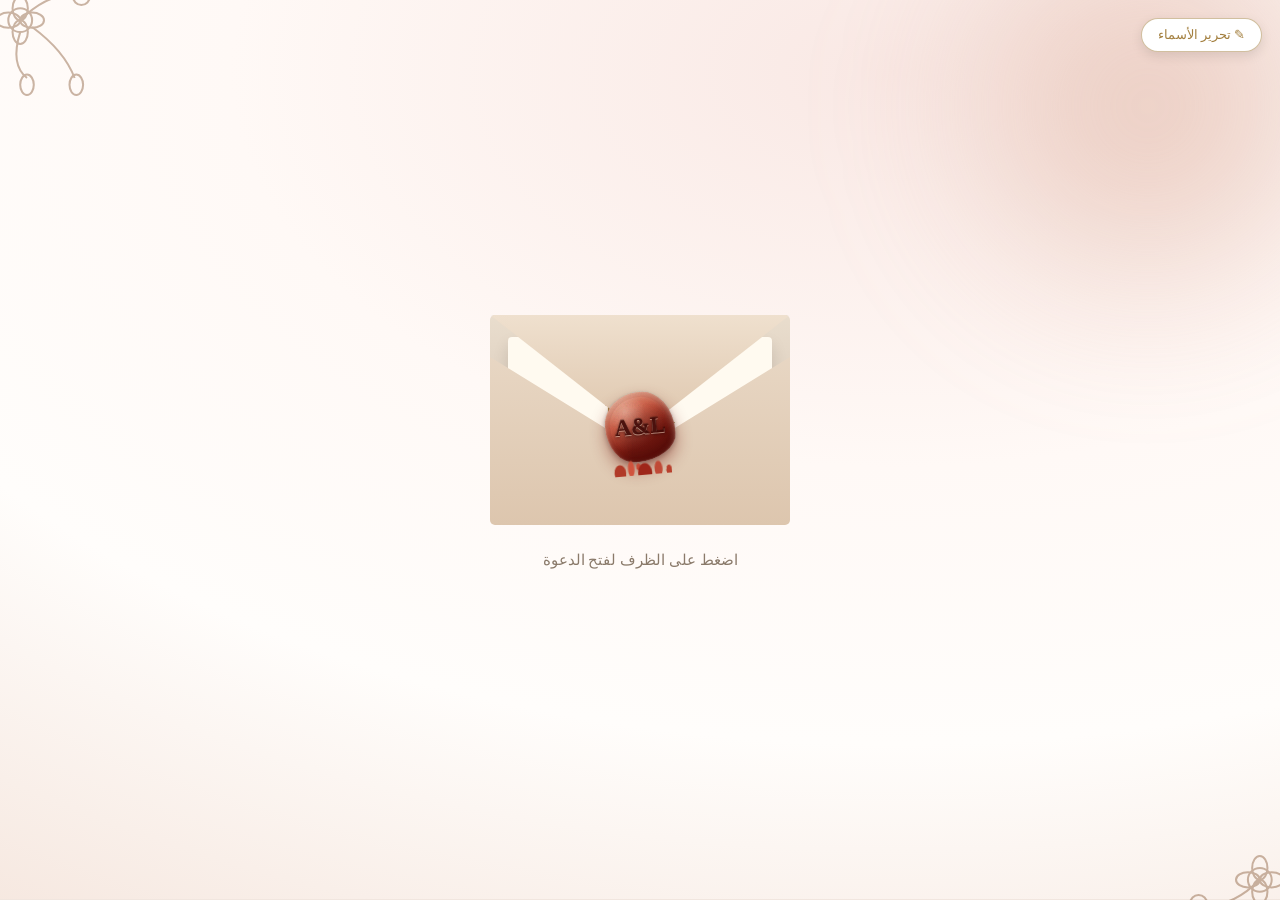
<file: invitations/premium/index.html>
<!DOCTYPE html>
<html lang="ar" dir="rtl">
<head>
    <meta charset="UTF-8">
    <title>دعوة زفاف لارا & آدم</title>
    <link rel="stylesheet" href="style.css">
</head>
<body>

    <svg class="floral floral-tl" viewBox="0 0 100 100" aria-hidden="true">
        <g fill="none" stroke="#8B5E3C" stroke-width="1.2" opacity=".45">
            <circle cx="26" cy="26" r="7"/><ellipse cx="26" cy="19" rx="4.5" ry="7"/>
            <ellipse cx="19" cy="26" rx="7" ry="4.5"/><ellipse cx="26" cy="33" rx="4.5" ry="7"/>
            <ellipse cx="33" cy="26" rx="7" ry="4.5"/>
            <path d="M26 26 Q44 8 62 12"/>
            <circle cx="62" cy="12" r="5"/>
            <path d="M26 33 Q20 52 30 60"/><ellipse cx="30" cy="64" rx="4" ry="6"/>
            <path d="M33 30 Q52 44 58 60"/><ellipse cx="59" cy="64" rx="4" ry="6"/>
        </g>
    </svg>
    <svg class="floral floral-br" viewBox="0 0 100 100" aria-hidden="true">
        <g fill="none" stroke="#8B5E3C" stroke-width="1.2" opacity=".45">
            <circle cx="74" cy="74" r="7"/><ellipse cx="74" cy="67" rx="4.5" ry="7"/>
            <ellipse cx="67" cy="74" rx="7" ry="4.5"/><ellipse cx="74" cy="81" rx="4.5" ry="7"/>
            <ellipse cx="81" cy="74" rx="7" ry="4.5"/>
            <path d="M74 74 Q56 92 38 88"/>
            <circle cx="38" cy="88" r="5"/>
        </g>
    </svg>

    <button id="namesBtn" class="names-btn" title="تخصيص الأسماء">✎ تحرير الأسماء</button>
    <div id="namesPanel" class="names-panel">
        <label>اسم العريس <input id="editGroom" type="text" value="آدم"></label>
        <label>اسم العروس <input id="editBride" type="text" value="لارا"></label>
        <button id="namesApply">تطبيق</button>
    </div>

    <div class="scroll-container">
        <!-- شاشة الظرف التفاعلية -->
        <section class="slide" id="opening">
            <div class="envelope-box" onclick="openInvitation()" role="button" aria-label="افتح الدعوة">
                <div class="env-back"></div>
                <div class="env-paper">L & A</div>
                <div class="env-front"></div>
                <div class="env-flap"></div>
                <div class="wax-seal"><span class="seal-txt">A&L</span></div>
            </div>
            <p class="open-hint">اضغط على الظرف لفتح الدعوة</p>
        </section>

        <!-- الترحيب -->
        <section class="slide">
            <div class="content-box">
                <h1>آل المنصور وآل العمري</h1>
                <p>نتشرف بدعوتكم لمشاركتنا فرحة زفافنا</p>
                <div class="couple-names">لارا & آدم</div>
                <div class="wedding-date">24.09.2026</div>
            </div>
        </section>

        <!-- البرنامج الزمني -->
        <section class="slide">
            <div class="timeline">
                <h2>برنامج الحفل</h2>
                <div class="item"><span>7:00</span> استقبال الضيوف</div>
                <div class="item"><span>7:30</span> مراسم العقد</div>
                <div class="item"><span>8:00</span> مأدبة العشاء</div>
            </div>
        </section>
    </div>

    <script>
        function openInvitation() {
            var box = document.querySelector('.envelope-box');
            if (!box || box.classList.contains('opened')) return;
            box.classList.add('opened');
            setTimeout(function () {
                var slide = document.getElementById('opening');
                if (slide) slide.remove();
                wireReveals();
            }, 1000);
        }

        // ظهور تدريجي عند التمرير
        function wireReveals() {
            var io = new IntersectionObserver(function (entries) {
                entries.forEach(function (e) {
                    if (e.isIntersecting) {
                        e.target.classList.add('on');
                        io.unobserve(e.target);
                    }
                });
            }, { threshold: 0.12 });
            document.querySelectorAll('.item, .content-box h1, .content-box > p, .timeline h2').forEach(function (el, i) {
                el.classList.add('reveal');
                el.style.transitionDelay = (0.1 * i) + 's';
                io.observe(el);
            });
        }

        // تخصيص الأسماء (بأحرف محفورة)
        var namesBtn = document.getElementById('namesBtn');
        var namesPanel = document.getElementById('namesPanel');
        namesBtn.addEventListener('click', function (e) {
            e.stopPropagation();
            namesPanel.classList.toggle('open');
        });
        document.addEventListener('click', function (e) {
            if (namesPanel.classList.contains('open') && !namesPanel.contains(e.target) &&
                e.target !== namesBtn && !namesBtn.contains(e.target)) {
                namesPanel.classList.remove('open');
            }
        });
        document.getElementById('namesApply').addEventListener('click', function () {
            var groom = document.getElementById('editGroom').value.trim();
            var bride = document.getElementById('editBride').value.trim();
            if (!groom || !bride) return;
            document.querySelector('.couple-names').textContent = bride + ' & ' + groom;
            document.querySelector('.env-paper').textContent = bride.charAt(0).toUpperCase() + ' & ' + groom.charAt(0).toUpperCase();
            document.querySelector('.seal-txt').textContent = groom.charAt(0).toUpperCase() + '&' + bride.charAt(0).toUpperCase();
            namesPanel.classList.remove('open');
        });
    </script>
</body>
</html>
</file>
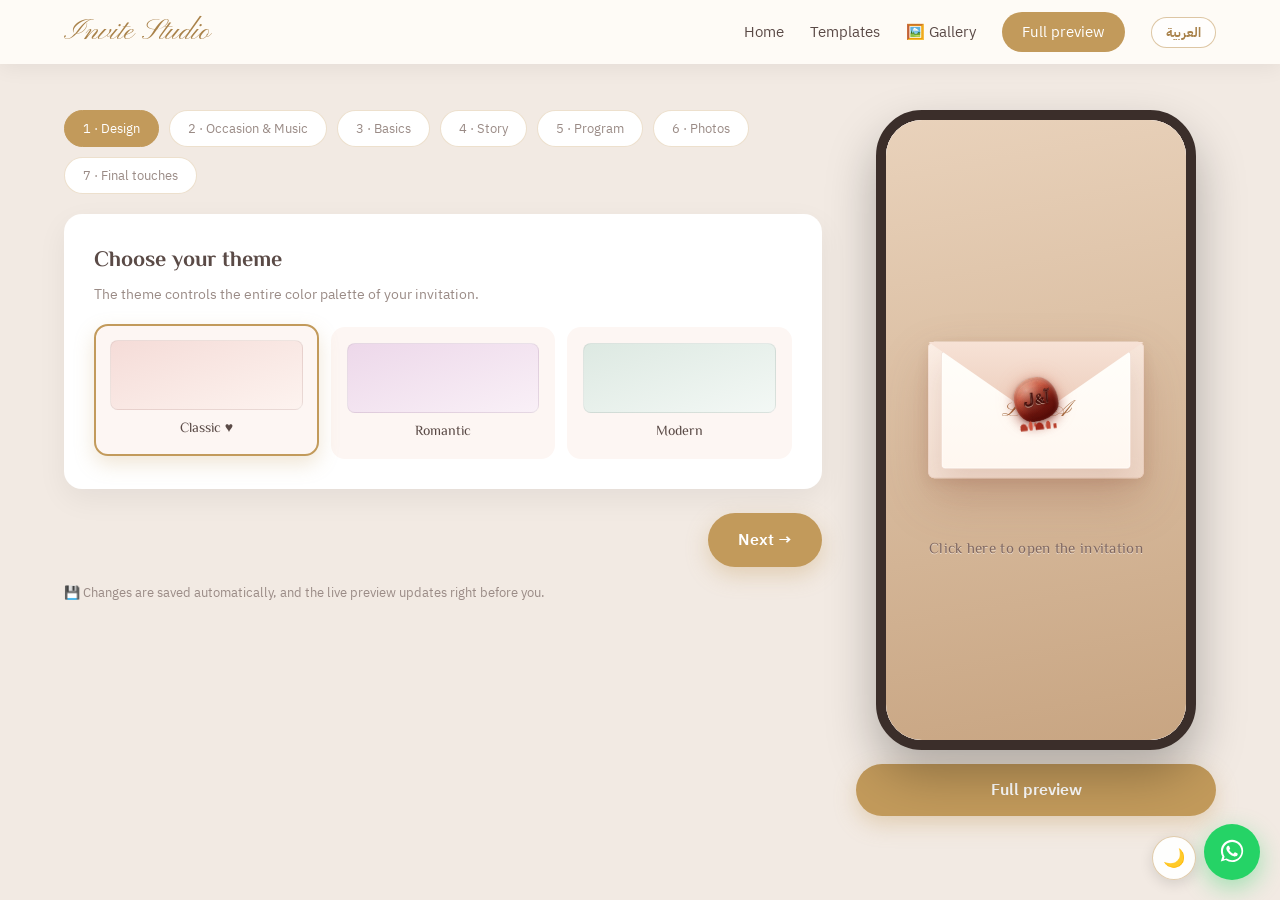
<file: studio/builder.html>
<!DOCTYPE html>
<html lang="ar" dir="rtl" data-title="b_title">
<head>
    <meta charset="UTF-8">
    <meta name="viewport" content="width=device-width, initial-scale=1.0">
    <meta name="theme-color" content="#F5DCD8">
    <title>المنشئ | اصنع دعوتك</title>
    <link rel="preconnect" href="https://fonts.googleapis.com">
    <link rel="preconnect" href="https://fonts.gstatic.com" crossorigin>
    <link href="https://fonts.googleapis.com/css2?family=Cormorant+Garamond:ital,wght@0,400;0,600;1,500&family=Playfair+Display:wght@500;700&family=El+Messiri:wght@400;500;600;700&family=IBM+Plex+Sans+Arabic:wght@300;400;500;600&family=Pinyon+Script&display=swap" rel="stylesheet">
    <link rel="stylesheet" href="assets/style.css">
    <script src="assets/i18n.js"></script>
    <script src="assets/theme.js"></script>
</head>
<body class="builder-page">

    <nav class="site-nav scrolled">
        <a href="../index.html" class="logo" style="--role-gold:#A9824A;">Invite Studio</a>
        <div class="nav-links">
            <a href="../index.html" data-i18n="b_nav_home">الرئيسية</a>
            <a href="../index.html#demos" data-i18n="b_nav_tpl">التصاميم</a>
            <a href="#" id="openToolbar" data-i18n="b_nav_gallery">🖼️ معرض الصور</a>
            <a href="preview.html" class="nav-cta" id="previewTopBtn" data-i18n="b_nav_pv">معاينة كاملة</a>
            <button class="lang-toggle" id="langBtn" aria-label="Language"></button>
        </div>
        <button class="hamburger" id="hamburger">☰</button>
    </nav>

    <!-- معرض الصور (اختياري في الملف التحضيري) -->
    <div class="mobile-menu" id="mobileMenu">
        <button class="close-menu" id="closeMenu">✕</button>
        <a href="../index.html" data-i18n="b_nav_home">الرئيسية</a>
        <a href="../index.html#demos" data-i18n="b_nav_tpl">التصاميم</a>
        <button class="lang-toggle" id="langBtnM" style="justify-content:center;width:100%;"></button>
    </div>

    <div class="builder-shell">

        <!-- ===== يسار: النماذج ===== -->
        <div class="builder-panel">
            <div class="step-indicator">
                <div class="step-chip active" data-step="0" data-i18n="b_st0">1 · التصميم</div>
                <div class="step-chip" data-step="1" data-i18n="b_st_mu">2 · المناسبة والموسيقى</div>
                <div class="step-chip" data-step="2" data-i18n="b_st1">3 · الأساسيات</div>
                <div class="step-chip" data-step="3" data-i18n="b_st2">4 · القصة</div>
                <div class="step-chip" data-step="4" data-i18n="b_st3">5 · البرنامج</div>
                <div class="step-chip" data-step="5" data-i18n="b_st4">6 · الصور</div>
                <div class="step-chip" data-step="6" data-i18n="b_st5">7 · الخاتمة</div>
            </div>

            <!-- Step 0: التصميم -->
            <div class="builder-card active" data-card="0">
                <h2 data-i18n="b0_t">اختر الطابع</h2>
                <p data-i18n="b0_s">الطابع يتحكم في ألوان دعوتك بالكامل.</p>
                <div class="template-picker">
                    <div class="tpl-option selected" data-tpl="classic">
                        <div class="tpl-swatch" style="background:linear-gradient(160deg,#F5DCD8,#FDF3EF)"></div>
                        <span data-i18n="b0_classic">الكلاسيكي ♥</span>
                    </div>
                    <div class="tpl-option" data-tpl="rose">
                        <div class="tpl-swatch" style="background:linear-gradient(160deg,#EDD8EA,#F9F0F7)"></div>
                        <span data-i18n="b0_rose">الرومانسي</span>
                    </div>
                    <div class="tpl-option" data-tpl="modern">
                        <div class="tpl-swatch" style="background:linear-gradient(160deg,#DDE9E2,#F3F8F5)"></div>
                        <span data-i18n="b0_modern">العصري</span>
                    </div>
                </div>
            </div>

            <!-- Step 1: المناسبة والموسيقى -->
            <div class="builder-card" data-card="1">
                <h2 data-i18n="mus_title">المناسبة والموسيقى</h2>
                <p data-i18n="mus_sub">اختر نوع المناسبة وفئة موسيقية تناسب أجواءها، أو ارفع مقطعاً مخصصاً.</p>
                <div class="field"><label data-i18n="b1_occ">نوع المناسبة</label>
                    <select id="fOccasion"></select>
                </div>
                <div class="field"><label data-i18n="b1_occname">✍️ اكتب اسم المناسبة</label><input type="text" id="fOccasionName" placeholder="زفاف أحمد وسارة"></div>
                <div class="field"><label data-i18n="b1_phone">⭐ رقم هاتفك (مطلوب للتواصل معك)</label><input type="tel" id="fPhone" placeholder="05xxxxxxxx" required></div>
                <div class="field env-toggle">
                    <label class="env-toggle-label" for="fEnv">💌 <span data-i18n="env_opt">المظروف بختم الشمع عند فتح الدعوة</span></label>
                    <label class="switch"><input type="checkbox" id="fEnv" checked><span class="slider"></span></label>
                </div>
                <div class="field">
                    <label>🎵 <span data-i18n="mus_t">فئة الموسيقى (تُشغَّل تلقائياً للضيوف)</span></label>
                    <div class="music-picker" id="musicPicker"></div>
                </div>
                <div class="field">
                    <label data-i18n="mus_custom">رفع مقطع صوتي مخصص (اختياري، يحل محل الفئة)</label>
                    <input type="file" id="musicInput" accept="audio/*">
                </div>
                <div class="music-preview" id="musicPreviewBox" style="display:none;">
                    <audio id="musicPreview" controls preload="metadata"></audio>
                    <button class="rep-add" type="button" id="musicClear" data-i18n="mus_clear">✕ إزالة المقطع</button>
                </div>
                <p class="note-text" data-i18n="mus_note">تظهر فئة الموسيقى للضيوف كزر تشغيل في الدعوة. المقطع المخصص يُشغَّل تلقائياً عند فتح الدعوة من الضيف.</p>
            </div>

            <!-- Step 2: الأساسيات -->
            <div class="builder-card" data-card="2">
                <h2 data-i18n="b1_t">تفاصيل المناسبة</h2>
                <p data-i18n="b1_s">أدخل أسماء العروسين وأهم التفاصيل.</p>
                <div class="field-row">
                    <div class="field"><label data-i18n="b1_groom">اسم العريس / صاحب المناسبة</label><input type="text" id="fGroom" placeholder="آدم" value="آدم"></div>
                    <div class="field"><label data-i18n="b1_bride">اسم العروس / صاحبة المناسبة</label><input type="text" id="fBride" placeholder="لارا" value="لارا"></div>
                </div>
                <div class="field"><label data-i18n="b1_callig">سطر إنجليزي أنيق (اختياري)</label><input type="text" id="fCalligraphy" placeholder="L & A" value="L & A"></div>
                <div class="field"><label data-i18n="b1_wel">نص الترحيب</label><input type="text" id="fWelcome" placeholder="يسعدنا دعوتكم لمشاركتنا فرحة زواجنا" value="يسعدنا دعوتكم لمشاركتنا فرحة زواجنا"></div>
                <div class="field-row">
                    <div class="field"><label data-i18n="b1_date">تاريخ المناسبة</label><input type="date" id="fDate" value="2026-09-24"></div>
                    <div class="field"><label data-i18n="b1_time">الوقت</label><input type="time" id="fTime" value="19:00"></div>
                </div>
                <div class="field"><label data-i18n="b1_rsvpdl">آخر موعد لتأكيد الحضور (اختياري)</label><input type="date" id="fRsvpDeadline" value="2026-09-10"></div>
                <div class="field"><label data-i18n="b1_venue">اسم المكان / القاعة</label><input type="text" id="fVenue" placeholder="قاعة الياسمين" value="قاعة الياسمين"></div>
                <div class="field"><label data-i18n="b1_addr">العنوان التفصيلي</label><input type="text" id="fAddress" placeholder="طريق الأمير سلطان، جدة" value="طريق الأمير سلطان، جدة"></div>
                <div class="field"><label data-i18n="b1_map">📍 موقع المكان في خرائط جوجل</label><input type="text" id="fMapQuery" placeholder="مثال: قاعة الياسمين جدة شارع التحلية" value="فندق روزوود جدة"></div>
                <div class="field">
                    <label data-i18n="b1_mappv">معاينة الخريطة</label>
                    <iframe id="mapPreview" class="map-preview" src="https://maps.google.com/maps?q=Jeddah&z=13&output=embed&hl=ar" loading="lazy" referrerpolicy="no-referrer-when-downgrade"></iframe>
                </div>
            </div>

            <!-- Step 3: القصة -->
            <div class="builder-card" data-card="3">
                <h2 data-i18n="b2_t">قصتكما</h2>
                <p data-i18n="b2_s">أضف ما تشاء من محطات حكايتكما (اختياري).</p>
                <div class="story-repeater" id="storyRepeater"></div>
                <button class="rep-add" type="button" id="addStory" data-i18n="b2_add">+ إضافة محطة</button>
            </div>

            <!-- Step 4: البرنامج -->
            <div class="builder-card" data-card="4">
                <h2 data-i18n="b3_t">برنامج الحفل</h2>
                <p data-i18n="b3_s">حدد سير المناسبة خطوة بخطوة.</p>
                <div class="program-repeater" id="programRepeater"></div>
                <button class="rep-add" type="button" id="addProgram" data-i18n="b3_add">+ إضافة فقرة</button>
            </div>

            <!-- Step 5: الصور -->
            <div class="builder-card" data-card="5">
                <h2 data-i18n="b4_t">صور المناسبة</h2>
                <p data-i18n="b4_s">أضف صوراً للعروسين أو لحظات مميزة لتظهر للضيوف في معرض الصور (حتى 9 صور). الرجاء اختيار صورة رئيسية مميزة.</p>
                <label class="photo-drop" for="photoInput">
                    <div class="pd-icon">📷</div>
                    <div><b data-i18n="b4_drop">اضغط أو اسحب الصور هنا</b><br><span class="note-text" data-i18n="b4_notes">يُسمح بصيغ JPG / PNG / WebP</span></div>
                </label>
                <input type="file" id="photoInput" accept="image/*" multiple hidden>
                <div class="photo-grid" id="photoGrid"></div>
                <p class="note-text mt-16" id="photoNotice"></p>
            </div>

            <!-- Step 6: الخاتمة -->
            <div class="builder-card" data-card="6">
                <h2 data-i18n="b5_t">اللمسات الأخيرة</h2>
                <p data-i18n="b5_s">أكّد التفاصيل ثم شاهد دعوتك كاملة.</p>
                <div class="field"><label data-i18n="b5_closer">رسالة ختامية</label><textarea id="fCloser" rows="3">قرأتما وشاهدتما كل شيء... انتظرونا في الموعد المحدد لنحتفل معاً ❤</textarea></div>
                <div class="field"><label data-i18n="b5_foot">الأسماء الرسمية للتذييل</label><input type="text" id="fFooterNames" placeholder="لارا & آدم" value="لارا & آدم"></div>
                <div class="field"><label data-i18n="b5_wa">رابط واتساب لتأكيد أسرع (اختياري)</label><input type="text" id="fWhatsapp" placeholder="https://wa.me/9665xxxxxxxxx"></div>
                <div class="publish-box">
                    <h3 data-i18n="pub_t">🏁 إنهاء وإرسال</h3>
                    <p class="note-text" data-i18n="pub_s">اضغط زر الإنهاء لنشر دعوتك ورفع الصور — تُرسل معلوماتك (الاسم، الهاتف، تفاصيل الدعوة) مباشرة إلى فريق المنصة عبر تيليجرام.</p>
                    <button class="btn btn-primary" type="button" id="publishBtn" style="width:100%;" data-i18n="pub_btn">🏁 إنهاء — إرسال دعوتي</button>
                    <div class="publish-result" id="publishResult"></div>
                </div>
            </div>

            <div class="builder-nav">
                <button class="btn btn-secondary" id="prevBtn" style="visibility:hidden;" data-i18n="b_prev">السابق</button>
                <button class="btn btn-primary" id="nextBtn" data-i18n="b_next">التالي ←</button>
            </div>
            <p class="note-text mt-16" data-i18n="b_note">💾 يتم حفظ التعديلات تلقائياً، وتظهر المعاينة الحية أمامك في الهاتف.</p>
        </div>

        <!-- ===== يمين: المعاينة الحية ===== -->
        <div class="preview-column">
            <div class="preview-phone">
                <div class="bp-notch"></div>
                <div class="bp-screen" id="bpScreen">
                    <div class="bp-setenv" id="bpEnv">
                        <div class="env scaled">
                            <div class="env-back"></div>
                            <div class="env-letter"><span class="env-letter-text" id="bpEnvNames">L & A</span></div>
                            <div class="env-flap"></div>
                            <div class="env-seal"><i id="bpEnvSeal">❤</i></div>
                        </div>
                        <div class="env-hint" data-i18n="env_hint">اضغط هنا لفتح الدعوة</div>
                    </div>
                    <div class="bp-content">
                        <div class="bp-section bp-hero">
                            <small id="bpOccasion">دعوة زفاف</small>
                            <div class="bp-divider">❀</div>
                            <div class="bp-couple" id="bpCalligraphy">L & A</div>
                            <div class="bp-ar" id="bpNames">آدم & لارا</div>
                            <div class="bp-date" id="bpDate"></div>
                            <div class="bp-divider">❀</div>
                            <small id="bpWelcome">يسعدنا دعوتكم لمشاركتنا فرحة زواجنا</small>
                        </div>
                        <div class="bp-section bp-countdown">
                            <small data-i18n="pv_count_kick">باقي على الفرحة</small>
                            <div class="bp-timer" id="bpTimer"></div>
                        </div>
                        <div class="bp-section bp-venue">
                            <small data-i18n="pv_venue_kick">موعدنا</small>
                            <div class="bp-divider">❀</div>
                            <h3 id="bpVenue">قاعة الياسمين</h3>
                            <p id="bpAddress">طريق الأمير سلطان، جدة</p>
                        </div>
                        <div class="bp-section bp-gallery">
                            <small data-i18n="pv_gal_kick">معرض الصور</small>
                            <div class="bp-divider">❀</div>
                            <div id="bpGallery" class="bp-gallery-grid"></div>
                        </div>
                        <div class="bp-section bp-rsvp">
                            <small data-i18n="pv_rsvp_t">تأكيد الحضور</small>
                            <div class="bp-divider">❀</div>
                            <input type="text" placeholder="اسمك الكريم" style="width:100%;padding:9px;border:1px solid rgba(194,154,91,0.4);border-radius:8px;text-align:center;" data-i18n-ph="pv_name_ph">
                        </div>
                    </div>
                </div>
            </div>
            <button class="btn btn-primary" id="fullPreviewBtn" style="width:100%;" data-i18n="b_nav_pv">🔍 معاينة كاملة</button>
        </div>
    </div>

    <a class="wa-fab" href="https://wa.me/963951742592" target="_blank" rel="noopener" aria-label="WhatsApp support" data-i18n-title="wa_tooltip">
        <svg viewBox="0 0 32 32"><path d="M16.04 3C9.5 3 4.16 8.34 4.16 14.87c0 2.09.55 4.13 1.59 5.93L4 26l5.36-1.4a11.85 11.85 0 0 0 6.68 2.07c6.54 0 11.87-5.33 11.87-11.86C28.1 8.34 22.58 3 16.04 3zm0 21.7c-1.87 0-3.7-.5-5.27-1.44l-.38-.22-3.1.81.83-3.03-.25-.4a9.84 9.84 0 0 1-1.51-5.25c0-5.43 4.42-9.85 9.85-9.85 5.43 0 9.84 4.42 9.84 9.85 0 5.43-4.41 9.53-9.84 9.53zm5.4-7.36c-.3-.15-1.76-.87-2.03-.97-.27-.1-.47-.15-.67.15-.2.3-.77.97-.94 1.17-.17.2-.34.22-.64.07-.3-.15-1.26-.46-2.4-1.48-.88-.78-1.48-1.75-1.65-2.05-.17-.3-.02-.46.13-.6.13-.13.3-.34.45-.51.15-.17.2-.3.3-.5.1-.2.05-.37-.02-.52-.07-.15-.67-1.61-.92-2.2-.24-.58-.49-.5-.67-.51h-.57c-.2 0-.52.07-.8.37-.27.3-1.04 1.02-1.04 2.5 0 1.47 1.07 2.9 1.22 3.1.15.2 2.11 3.22 5.1 4.52.71.31 1.27.49 1.7.63.72.23 1.37.2 1.88.12.57-.09 1.76-.72 2.01-1.42.25-.7.25-1.3.17-1.42-.07-.13-.27-.2-.57-.35z"/></svg>
    </a>

    <script src="assets/builder.js"></script>
</body>
</html>
</file>
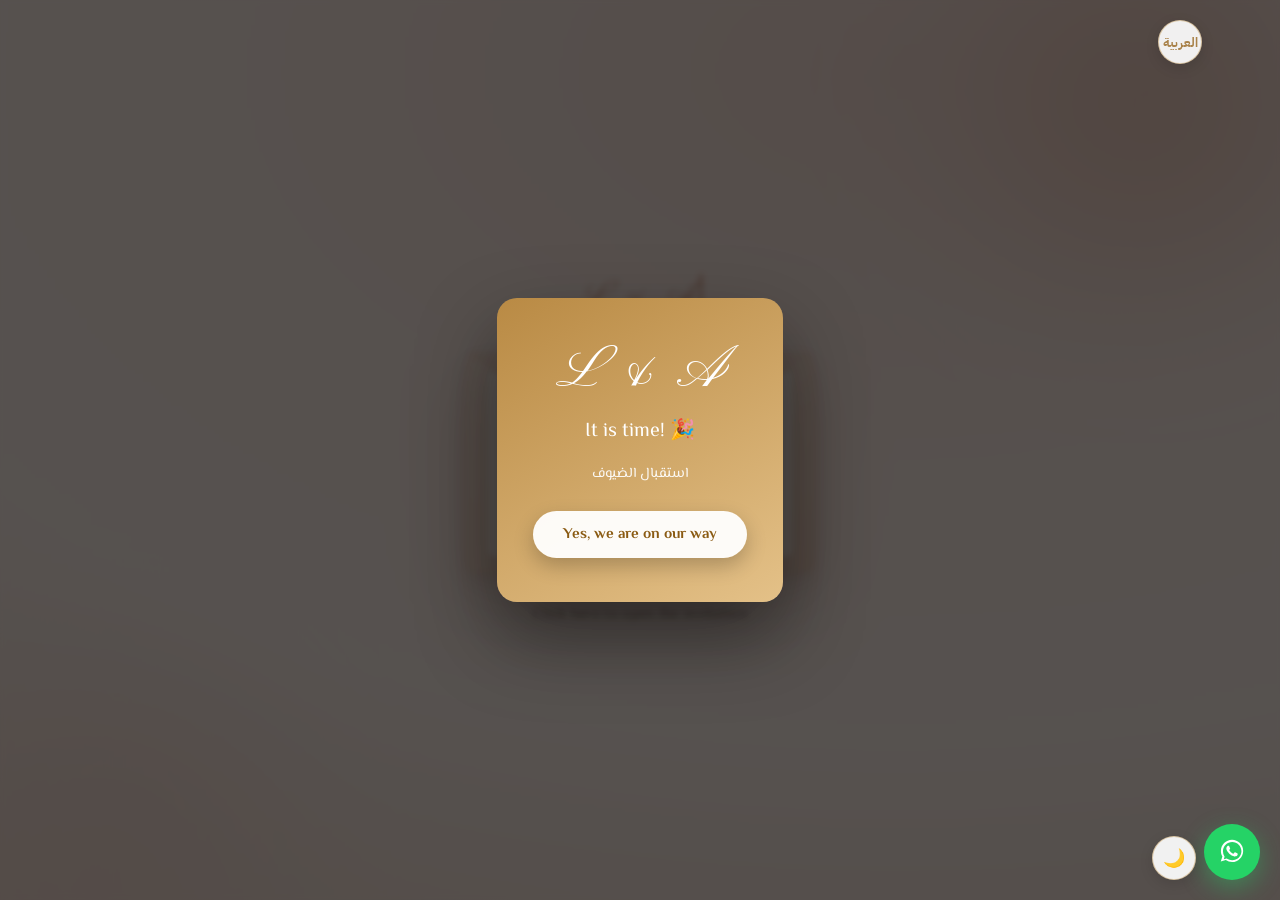
<file: studio/preview.html>
<!DOCTYPE html>
<html lang="ar" dir="rtl" data-title="pv_title">
<head>
    <meta charset="UTF-8">
    <meta name="viewport" content="width=device-width, initial-scale=1.0">
    <meta name="theme-color" content="#F5DCD8">
    <title>دعوة زفاف</title>
    <link rel="preconnect" href="https://fonts.googleapis.com">
    <link rel="preconnect" href="https://fonts.gstatic.com" crossorigin>
    <link href="https://fonts.googleapis.com/css2?family=Cormorant+Garamond:ital,wght@0,400;0,600;1,500&family=Playfair+Display:wght@500;700&family=El+Messiri:wght@400;500;600;700&family=IBM+Plex+Sans+Arabic:wght@300;400;500;600&family=Pinyon+Script&display=swap" rel="stylesheet">
    <link rel="stylesheet" href="assets/style.css">
    <script src="assets/i18n.js"></script>
    <script src="assets/theme.js"></script>
</head>
<body class="preview-page">

    <button class="music-btn" id="musicBtn" style="opacity:1;pointer-events:auto;position:fixed;top:20px;left:20px;z-index:100;width:48px;height:48px;border-radius:50%;border:1px solid rgba(194,154,91,0.5);background:rgba(255,255,255,0.9);font-size:20px;cursor:pointer;box-shadow:0 4px 12px rgba(0,0,0,0.1);" data-i18n-title="pv_music">🎵</button>
    <button class="lang-fab" id="langBtn" data-i18n-title="lang_hint" style="top:20px;inset-inline-end:78px;">🌐</button>

    <div class="pv-container" id="pvContainer">
        <!-- الترحيب -->
        <section class="pv-slide">
            <p class="pv-script" id="pvCalligraphy">L & A</p>
            <h1 class="pv-couple"><span id="pvGroom">آدم</span> <span class="pv-amp">&</span> <span id="pvBride">لارا</span></h1>
            <p class="pv-welcome" id="pvWelcome">يسعدنا دعوتكم لمشاركتنا</p>
            <p class="pv-occasion" id="pvOccasion">دعوة زفاف</p>
            <p class="pv-h2" style="font-size:18px;letter-spacing:3px;margin-top:20px;" id="pvDate"></p>
            <div class="scroll-cue" style="position:absolute;bottom:30px;animation:floaty 2s infinite;" data-i18n="pv_scroll">⬇ ابدأ التمرير</div>
        </section>

        <!-- العد التنازلي -->
        <section class="pv-slide">
            <p class="pv-script" data-i18n="pv_count_kick">باقي على الفرحة</p>
            <h2 class="pv-h2" data-i18n="pv_count_t">باقي على فرحتنا</h2>
            <div class="pv-timer" id="pvTimer"></div>
        </section>

        <!-- القصة -->
        <section class="pv-slide">
            <p class="pv-script" data-i18n="pv_story_kick">Our Story</p>
            <h2 class="pv-h2" data-i18n="pv_story_t">قصتنا</h2>
            <div class="pv-story" id="pvStory"></div>
        </section>

        <!-- البرنامج -->
        <section class="pv-slide">
            <p class="pv-script" data-i18n="pv_prog_kick">The Celebration</p>
            <h2 class="pv-h2" data-i18n="pv_prog_t">برنامج الحفل</h2>
            <div class="pv-prog" id="pvProgram"></div>
        </section>

        <!-- معرض الصور -->
        <section class="pv-slide" id="pvGallerySec">
            <p class="pv-script" data-i18n="pv_gal_kick">Our Moments</p>
            <h2 class="pv-h2" data-i18n="pv_gal_t">لحظاتنا</h2>
            <p class="pv-gallery" id="pvGallery"></p>
        </section>

        <!-- المكان -->
        <section class="pv-slide">
            <p class="pv-script" data-i18n="pv_venue_kick">The Venue</p>
            <h2 class="pv-h2" id="pvPlaceTitle">مكان المناسبة</h2>
            <h3 class="pv-h2" style="font-size:22px;margin-bottom:8px;" id="pvVenue"></h3>
            <p style="color:var(--text-soft);font-size:15px;" id="pvAddress"></p>
            <div class="pv-map-wrap">
                <iframe id="pvMapFrame" src="https://maps.google.com/maps?q=Jeddah&z=13&output=embed&hl=ar" loading="lazy" referrerpolicy="no-referrer-when-downgrade" data-i18n-title="pv_map_title"></iframe>
            </div>
            <div class="map-actions">
                <a class="pv-map" id="pvMapBtn" href="https://maps.google.com/?q=Jeddah" target="_blank" rel="noopener" data-i18n="pv_map_open">فتح في خرائط جوجل ↗</a>
            </div>
        </section>

        <!-- تأكيد الحضور -->
        <section class="pv-slide">
            <p class="pv-script" data-i18n="pv_rsvp_kick">Will you join us?</p>
            <h2 class="pv-h2" data-i18n="pv_rsvp_t">تأكيد الحضور</h2>
            <p style="color:var(--text-soft);font-size:14px;margin-top:-16px;margin-bottom:20px;" id="pvRsvpHint"></p>
            <form class="pv-rsvp-form" id="pvForm">
                <input type="text" id="guestName" data-i18n-ph="pv_name_ph" required>
                <select id="guestAttendance" required>
                    <option value="" disabled selected data-i18n="pv_choice">هل ستشرفوننا بحضوركم؟</option>
                    <option value="yes" data-i18n="pv_yes">نعم، بكل سرور</option>
                    <option value="no" data-i18n="pv_no">أعتذر، لا أستطيع الحضور</option>
                </select>
                <button type="submit" data-i18n="pv_send">إرسال الرد</button>
            </form>
            <p class="form-message" id="formMessage" style="margin-top:14px;color:var(--gold-dark);font-weight:600;min-height:20px;"></p>
        </section>

        <!-- الخاتمة -->
        <section class="pv-slide">
            <div class="pv-script" style="font-size:40px;margin-bottom:20px;">L & A</div>
            <h2 class="pv-h2" style="font-size:24px;line-height:1.9;" id="pvCloser"></h2>
            <p style="color:var(--text-soft);margin-top:14px;font-size:14px;" id="pvFooterNames"></p>
        </section>
    </div>

    <!-- المظروف بختم الشمع -->
    <div class="env-overlay" id="envOverlay">
        <div class="env-word type-caret" id="envType"></div>
        <div class="env" id="envCard" role="button" aria-label="افتح الدعوة">
            <div class="env-back"></div>
            <div class="env-letter"><span class="env-letter-text" id="envNames">L & A</span></div>
            <div class="env-flap"></div>
            <div class="env-seal"><i id="envSeal">❤</i></div>
        </div>
        <div class="env-hint" data-i18n="env_hint">اضغط هنا لفتح الدعوة</div>
    </div>
    <button class="env-fab" id="envFab" data-i18n-title="env_reopen">💌</button>

    <!-- لافتة حان الوقت -->
    <div class="pv-now-banner" id="pvNowBanner">
        <div class="pv-now-card">
            <div class="t" id="nowMonogram">L & A</div>
            <div class="s" data-i18n="pv_now_h">حان الوقت! 🎉</div>
            <div class="s sub" id="nowFirstTitle"></div>
            <button type="button" data-i18n="pv_now_btn">نعم، نحن في الطريق</button>
        </div>
    </div>

    <a class="wa-fab" href="https://wa.me/963951742592" target="_blank" rel="noopener" aria-label="WhatsApp support" data-i18n-title="wa_tooltip">
        <svg viewBox="0 0 32 32"><path d="M16.04 3C9.5 3 4.16 8.34 4.16 14.87c0 2.09.55 4.13 1.59 5.93L4 26l5.36-1.4a11.85 11.85 0 0 0 6.68 2.07c6.54 0 11.87-5.33 11.87-11.86C28.1 8.34 22.58 3 16.04 3zm0 21.7c-1.87 0-3.7-.5-5.27-1.44l-.38-.22-3.1.81.83-3.03-.25-.4a9.84 9.84 0 0 1-1.51-5.25c0-5.43 4.42-9.85 9.85-9.85 5.43 0 9.84 4.42 9.84 9.85 0 5.43-4.41 9.53-9.84 9.53zm5.4-7.36c-.3-.15-1.76-.87-2.03-.97-.27-.1-.47-.15-.67.15-.2.3-.77.97-.94 1.17-.17.2-.34.22-.64.07-.3-.15-1.26-.46-2.4-1.48-.88-.78-1.48-1.75-1.65-2.05-.17-.3-.02-.46.13-.6.13-.13.3-.34.45-.51.15-.17.2-.3.3-.5.1-.2.05-.37-.02-.52-.07-.15-.67-1.61-.92-2.2-.24-.58-.49-.5-.67-.51h-.57c-.2 0-.52.07-.8.37-.27.3-1.04 1.02-1.04 2.5 0 1.47 1.07 2.9 1.22 3.1.15.2 2.11 3.22 5.1 4.52.71.31 1.27.49 1.7.63.72.23 1.37.2 1.88.12.57-.09 1.76-.72 2.01-1.42.25-.7.25-1.3.17-1.42-.07-.13-.27-.2-.57-.35z"/></svg>
    </a>

    <script src="assets/preview.js"></script>
</body>
</html>
</file>
<file: invitations/luxury/style.css>
* { box-sizing: border-box; margin: 0; padding: 0; }

:root {
    --blush: #F5DCD8;
    --blush-light: #FDF6F3;
    --cream: #FAF3EC;
    --gold: #C29A5B;
    --gold-dark: #A9824A;
    --text: #5A4A46;
    --text-soft: #9A8B86;
}

html { scroll-behavior: smooth; }

body {
    font-family: 'IBM Plex Sans Arabic', sans-serif;
    background: var(--cream);
    color: var(--text);
    overflow: hidden;
    height: 100vh;
}

/* ---------- زر الموسيقى ---------- */
.music-btn {
    position: fixed;
    top: 20px;
    left: 20px;
    z-index: 100;
    width: 48px;
    height: 48px;
    border: 1px solid rgba(194,154,91,0.5);
    border-radius: 50%;
    background: rgba(255,255,255,0.9);
    font-size: 20px;
    cursor: pointer;
    box-shadow: 0 4px 12px rgba(0,0,0,0.1);
    transition: transform 0.3s;
    opacity: 0;
    pointer-events: none;
}
.music-btn.playing { animation: spin 3s linear infinite; }
@keyframes spin { to { transform: rotate(360deg); } }

/* ---------- شاشة الظرف ---------- */
.envelope-screen {
    position: fixed;
    inset: 0;
    background: radial-gradient(130% 110% at 70% 8%, #f9e8e4 0%, #fff9f6 40%, #fffdfb 68%, #f6e8e0 100%);
    display: flex;
    flex-direction: column;
    align-items: center;
    justify-content: center;
    z-index: 50;
    transition: opacity 0.8s ease;
}
.envelope-screen.fade-out { opacity: 0; pointer-events: none; }

.envelope {
    position: relative;
    width: 300px;
    height: 210px;
    cursor: pointer;
    transform-style: preserve-3d;
    transition: transform 0.6s ease;
}
@keyframes envLuxFloat { 0%,100% { transform: translateY(0); } 50% { transform: translateY(-10px); } }
.envelope-screen::before {
    content: ''; position: absolute; top: -12vw; right: -10vw;
    width: 46vw; height: 46vw; max-width: 520px; max-height: 520px; border-radius: 50%;
    background: radial-gradient(circle, rgba(214,161,140,.5), transparent 68%);
    filter: blur(60px); pointer-events: none;
}
@media (min-width: 561px) { .envelope { animation: envLuxFloat 6s ease-in-out infinite; } }
.envelope:hover { animation: none; transform: scale(1.03); }
.env-back {
    position: absolute; inset: 0;
    background: #E8C6BE;
    border-radius: 8px;
    z-index: 0;
}
.env-paper {
    position: absolute; left: 20px; right: 20px; top: 26px; bottom: 40px;
    background: #FFFDF6; border-radius: 4px; z-index: 2;
    display: flex; align-items: center; justify-content: center;
    box-shadow: 0 10px 22px rgba(0,0,0,.18);
    transition: transform .9s cubic-bezier(.2,.9,.3,1.14);
}
.envelope .env-calligraphy { font-family: 'Pinyon Script', cursive; font-size: 36px; color: var(--gold); }
.envelope.open .env-paper { transform: translateY(-150%) scale(1.05) rotate(-1.5deg); z-index: 10; }

.env-front {
    position: absolute; inset: 0;
    background: linear-gradient(180deg, #F6E3DC, #EFCFC6);
    border-radius: 8px;
    z-index: 4;
    clip-path: polygon(0 18%, 50% 62%, 100% 18%, 100% 100%, 0 100%);
}
.env-flap {
    position: absolute; top: 0; left: 0; width: 100%; height: 58%;
    background: linear-gradient(180deg, #EED8CF, #E2C8BE);
    clip-path: polygon(0 0, 50% 100%, 100% 0);
    border-radius: 8px 8px 0 0;
    transform-origin: top;
    z-index: 5;
    filter: drop-shadow(0 3px 4px rgba(0,0,0,.12));
}
.envelope.open .env-flap { transform: rotateX(178deg); z-index: 1; }

.wax-seal {
    position: absolute;
    top: 118px; left: 50%;
    transform: translate(-50%, -50%) rotate(-5deg);
    width: 70px; height: 70px;
    border-radius: 53% 47% 60% 40% / 47% 61% 39% 55%;
    display: flex; align-items: center; justify-content: center;
    color: #FFF6EA;
    font-family: 'Pinyon Script', cursive;
    font-size: 23px;
    z-index: 6;
background:
        radial-gradient(circle at 30% 26%, rgba(255,236,218,.5) 0%, rgba(255,205,175,.16) 28%, transparent 56%),
        radial-gradient(circle at 68% 82%, rgba(70,8,6,.55) 30%, rgba(0,0,0,0) 62%),
        linear-gradient(155deg, #E8876A 0%, #C64A34 38%, #982517 66%, #6E120B 100%);
    box-shadow:
        0 8px 18px rgba(110,18,12,.45),
        0 2px 5px rgba(0,0,0,.25),
        inset 0 4px 7px rgba(255,228,206,.5),
        inset -4px -6px 12px rgba(60,4,2,.55),
        inset 0 0 0 1.5px rgba(255,210,180,.28),
        inset 0 0 0 6px rgba(115,18,12,.16);
    transition: transform .6s cubic-bezier(.34,1.56,.64,1), opacity .5s ease, filter .5s ease;
}
.wax-seal::before {
    content: ''; position: absolute; left: 6%; right: 6%; bottom: -13px; height: 28px;
    background:
        radial-gradient(ellipse 10px 14px at 12% 88%, #B13A28 55%, rgba(140,28,15,0) 62%),
        radial-gradient(ellipse 6px 15px at 30% 76%, #D0543E 45%, rgba(140,28,15,0) 62%),
        radial-gradient(ellipse 12px 17px at 52% 94%, #9E2619 55%, rgba(140,28,15,0) 62%),
        radial-gradient(ellipse 7px 14px at 74% 82%, #C04936 50%, rgba(140,28,15,0) 62%),
        radial-gradient(ellipse 5px 9px at 91% 90%, #B8402D 55%, rgba(140,28,15,0) 62%),
        radial-gradient(ellipse 4px 6px at 42% 70%, #C74A36 50%, rgba(140,28,15,0) 60%);
    filter: blur(.35px);
}
.wax-seal::after {
    content: ''; position: absolute; inset: -1px; border-radius: inherit;
    background-image: url("data:image/svg+xml;utf8,<svg xmlns='http://www.w3.org/2000/svg' width='150' height='150'><filter id='n'><feTurbulence type='fractalNoise' baseFrequency='0.85' numOctaves='3' stitchTiles='stitch'/><feColorMatrix type='matrix' values='1 0 0 0 0 0 1 0 0 0 0 0 1 0 0 0 0 0 0.8 0'/></filter><rect width='150' height='150' filter='url(%23n)'/></svg>");
    background-size: 130px 130px;
    mix-blend-mode: multiply;
    opacity: .34;
    pointer-events: none;
}
.envelope.open .wax-seal { transform: translate(-50%, -50%) rotate(20deg) scale(1.5); opacity: 0; }

.env-hint {
    margin-top: 30px;
    color: #806862;
    font-size: 15px;
    letter-spacing: 0.5px;
    animation: probe 2s ease-in-out infinite;
}
@keyframes probe { 0%,100% { opacity: .5; transform: scale(1); } 50% { opacity: 1; transform: scale(1.04); } }

/* ---------- التمرير ---------- */
.scroll-container {
    height: 100vh;
    overflow-y: auto;
    scroll-snap-type: y mandatory;
    opacity: 0;
    transition: opacity 1s ease;
}
.scroll-container.visible { opacity: 1; }

.slide {
    min-height: 100vh;
    scroll-snap-align: start;
    display: flex;
    flex-direction: column;
    align-items: center;
    justify-content: center;
    text-align: center;
    padding: 40px 24px;
    position: relative;
}

/* ---------- نصوص مشتركة ---------- */
.script-en {
    font-family: 'Pinyon Script', cursive;
    font-size: 34px;
    color: var(--gold);
    margin-bottom: 6px;
}
h2 {
    font-family: 'El Messiri', serif;
    font-size: 34px;
    font-weight: 600;
    color: var(--text);
    margin-bottom: 30px;
}

/* ---------- الترحيب ---------- */
.hero { background: linear-gradient(160deg, #F5DCD8, #FDF3EF 60%, #FBE98F22); }
.hero-deco { font-size: 40px; color: var(--gold); margin-bottom: 10px; }
.couple-ar {
    font-family: 'El Messiri', serif;
    font-size: 56px;
    font-weight: 700;
    color: var(--text);
}
.couple-ar .amp { font-family: 'Cormorant Garamond', serif; color: var(--gold); font-style: italic; }
.sub { color: var(--text-soft); font-weight: 300; margin-top: 12px; font-size: 17px; }
.hero-date {
    display: flex; gap: 28px;
    margin-top: 30px;
    font-family: 'El Messiri', serif;
}
.hero-date span { font-size: 15px; color: var(--text-soft); border-bottom: 1px solid var(--gold); padding-bottom: 6px; }
.scroll-cue {
    position: absolute; bottom: 30px;
    color: var(--text-soft);
    font-size: 13px;
    animation: bounce 2s infinite;
}
@keyframes bounce { 0%,100%{ transform: translateY(0);} 50%{ transform: translateY(8px);} }

/* ---------- العد التنازلي ---------- */
.countdown-section { background: var(--blush-light); }
.timer { display: flex; gap: 16px; flex-wrap: wrap; justify-content: center; }
.time-box {
    min-width: 84px;
    padding: 22px 10px;
    background: #fff;
    border-radius: 14px;
    box-shadow: 0 8px 24px rgba(194,154,91,0.15);
    border: 1px solid rgba(194,154,91,0.25);
}
.time-box span {
    display: block;
    font-family: 'Cormorant Garamond', serif;
    font-size: 40px;
    font-weight: 600;
    color: var(--gold-dark);
}
.time-box small { color: var(--text-soft); font-size: 13px; }

/* ---------- القصة ---------- */
.story-section { background: #FFFDFB; }
.story-line { border-right: 2px solid rgba(194,154,91,0.4); max-width: 340px; padding-right: 24px; margin-top: 10px; }
.story-item { position: relative; margin-bottom: 34px; text-align: right; }
.story-dot {
    position: absolute;
    right: -33px; top: 6px;
    width: 14px; height: 14px;
    background: var(--gold);
    border-radius: 50%;
    box-shadow: 0 0 0 4px #fff, 0 0 0 6px rgba(194,154,91,0.3);
}
.story-item h3 { font-family: 'El Messiri', serif; color: var(--gold-dark); margin-bottom: 6px; }
.story-item p { color: var(--text-soft); font-size: 14px; line-height: 1.8; }

/* ---------- البرنامج ---------- */
.program-section { background: linear-gradient(160deg, #F5DCD8, #FFF5F0); }
.program-cards { display: flex; flex-direction: column; gap: 16px; width: 100%; max-width: 380px; }
.prog-card {
    background: rgba(255,255,255,0.85);
    border: 1px solid rgba(194,154,91,0.25);
    border-radius: 14px;
    padding: 20px 24px;
    box-shadow: 0 6px 18px rgba(0,0,0,0.05);
    transition: transform 0.3s;
}
.prog-card:hover { transform: translateY(-4px); }
.prog-time {
    font-family: 'Pinyon Script', cursive;
    font-size: 26px;
    color: var(--gold-dark);
}
.prog-card h3 { font-family: 'El Messiri', serif; margin: 4px 0; }
.prog-card p { color: var(--text-soft); font-size: 13px; }

/* ---------- المكان ---------- */
.venue-section { background: #FFFDFB; }
.venue-name { font-family: 'El Messiri', serif; font-size: 24px; color: var(--text); }
.venue-address { color: var(--text-soft); margin-top: 8px; font-size: 15px; }
.map-btn {
    display: inline-block;
    margin-top: 24px;
    padding: 12px 26px;
    background: var(--gold);
    color: #fff;
    border-radius: 30px;
    text-decoration: none;
    font-size: 15px;
    box-shadow: 0 6px 16px rgba(194,154,91,0.35);
    transition: background 0.3s;
}
.map-btn:hover { background: var(--gold-dark); }

/* ---------- تأكيد الحضور ---------- */
.rsvp-section { background: var(--blush-light); }
.rsvp-hint { color: var(--text-soft); font-size: 14px; margin-bottom: 22px; margin-top: -20px; }
#rsvpForm { display: flex; flex-direction: column; gap: 14px; width: 100%; max-width: 340px; }
input, select {
    padding: 14px 16px;
    border: 1px solid rgba(194,154,91,0.4);
    border-radius: 10px;
    background: #fff;
    font-family: 'IBM Plex Sans Arabic', sans-serif;
    font-size: 15px;
    color: var(--text);
    outline: none;
    text-align: right;
}
input:focus, select:focus { border-color: var(--gold); box-shadow: 0 0 0 3px rgba(194,154,91,0.15); }
button[type="submit"] {
    padding: 14px;
    background: var(--gold);
    border: none;
    border-radius: 10px;
    color: #fff;
    font-family: 'IBM Plex Sans Arabic', sans-serif;
    font-size: 16px;
    font-weight: 500;
    cursor: pointer;
    transition: background 0.3s;
}
button[type="submit"]:hover { background: var(--gold-dark); }
.form-message { margin-top: 16px; font-size: 15px; color: var(--gold-dark); min-height: 20px; font-weight: 500; }

/* ---------- التذييل ---------- */
.footer {
    scroll-snap-align: end;
    min-height: 60vh;
    display: flex; flex-direction: column; align-items: center; justify-content: center;
    text-align: center;
    background: var(--text);
    color: #F3E7DE;
    padding: 40px 20px;
}
.footer-calligraphy {
    font-family: 'Pinyon Script', cursive;
    font-size: 46px;
    color: var(--gold);
}
.footer p { margin-top: 8px; font-family: 'El Messiri', serif; }
.footer-note { color: #CBB9AE; font-size: 13px; font-family: 'IBM Plex Sans Arabic', sans-serif !important; }

/* ---------- ظهور تدريجي عند التمرير ---------- */
.reveal {
    opacity: 0;
    transform: translateY(40px);
    transition: opacity 0.8s ease, transform 0.8s ease;
}
.reveal.on { opacity: 1; transform: none; }

a, button, input, select { -webkit-tap-highlight-color: transparent; }

/* ---------- زخارف أزهار ---------- */
.floral { position: fixed; width: 200px; height: 200px; pointer-events: none; z-index: 60; }
.floral-tl { top: -28px; left: -28px; animation: floralSway 7s ease-in-out infinite; }
.floral-br { bottom: -28px; right: -28px; animation: floralSway 6.5s ease-in-out infinite reverse; }
.floral-hero { position: absolute; top: 34px; right: 20px; width: 84px; height: 84px; animation: floralSpin 16s linear infinite; }
@keyframes floralSway {
    0%, 100% { transform: rotate(-4deg) translate(0, 0); }
    50%      { transform: rotate(4deg) translate(3px, -4px); }
}
@keyframes floralSpin { to { transform: rotate(360deg); } }

/* ---------- زر ولوحة تخصيص الأسماء ---------- */
.names-btn {
    position: fixed; top: 20px; right: 20px; z-index: 120;
    background: #fff; border: 1px solid rgba(194,154,91,.45);
    color: var(--gold-dark); font-family: 'IBM Plex Sans Arabic', sans-serif;
    font-size: 13px; padding: 8px 16px; border-radius: 20px; cursor: pointer;
    box-shadow: 0 4px 12px rgba(0,0,0,.12);
    transition: transform .2s, background .2s;
}
.names-btn:hover { transform: translateY(-2px); background: #fffdf6; }
.names-panel {
    position: fixed; top: 72px; right: 20px; z-index: 120;
    background: #fff; border-radius: 14px; border: 1px solid rgba(194,154,91,.3);
    padding: 18px; width: 240px; box-shadow: 0 16px 40px rgba(0,0,0,.18);
    display: none; flex-direction: column; gap: 12px;
    font-family: 'IBM Plex Sans Arabic', sans-serif;
}
.names-panel.open { display: flex; animation: panelIn .3s ease; }
@keyframes panelIn { from { opacity: 0; transform: translateY(-8px); } to { opacity: 1; transform: none; } }
.names-panel label { font-size: 13px; color: var(--text-soft); display: flex; flex-direction: column; gap: 6px; }
.names-panel input {
    padding: 10px 12px; border: 1px solid rgba(194,154,91,.4); border-radius: 8px;
    font-family: inherit; text-align: right; font-size: 14px; color: var(--text);
}
.names-panel input:focus { border-color: var(--gold); outline: none; }
.names-panel button {
    padding: 11px; border: none; border-radius: 8px; background: var(--gold); color: #fff;
    font-family: inherit; font-size: 14px; font-weight: 500; cursor: pointer;
}
.names-panel button:hover { background: var(--gold-dark); }

/* الختم: الحرف محفور في الشمع */
.wax-seal .seal-txt {
    font-family: 'Pinyon Script', cursive;
    color: rgba(70,8,4,.92);
    text-shadow: 0 1px 0 rgba(255,228,205,.55), 0 -1px 1px rgba(0,0,0,.4), 0 2px 3px rgba(0,0,0,.38);
}

@media (max-width: 420px) {
    .couple-ar { font-size: 44px; }
    .time-box { min-width: 70px; }
    .time-box span { font-size: 32px; }
}
</file>
<file: invitations/perfect/style.css>
* { box-sizing: border-box; }
html, body {
    margin: 0; padding: 0;
    font-family: 'Amiri', serif;
    background-color: #f7f3ef;
    color: #5c6b73;
}

.container {
    width: 100%;
    height: 100vh;
    overflow-y: auto;
    scroll-snap-type: y mandatory;
}

.slide { width: 100%; height: 100vh; scroll-snap-align: start; display: flex; flex-direction: column; justify-content: center; align-items: center; text-align: center; }
.slide#envelope-section { background: radial-gradient(130% 110% at 70% 8%, #f9e8e4 0%, #fff9f6 40%, #fffdfb 68%, #f6e8e0 100%); }
.hidden { display: none; }

/* الظرف */
.envelope {
    position: relative;
    width: 280px; height: 200px;
    background: #e6d6c4;
    border-radius: 6px;
    cursor: pointer;
    transition: transform .4s;
}
@keyframes envPerfFloat { 0%,100% { transform: translateY(0); } 50% { transform: translateY(-10px); } }
.slide#envelope-section::before {
    content: ''; position: absolute; top: -12vw; right: -10vw;
    width: 46vw; height: 46vw; max-width: 520px; max-height: 520px; border-radius: 50%;
    background: radial-gradient(circle, rgba(214,161,140,.5), transparent 68%);
    filter: blur(60px); pointer-events: none;
}
@media (min-width: 561px) { .envelope { animation: envPerfFloat 6s ease-in-out infinite; } }
.envelope:hover { animation: none; transform: scale(1.03); }

.front {
    position: absolute; inset: 0;
    background: linear-gradient(180deg, #F0E2D2, #E2CDB8);
    border-radius: 6px;
    clip-path: polygon(0 20%, 50% 64%, 100% 20%, 100% 100%, 0 100%);
    z-index: 4;
}
.env-paper {
    position: absolute; left: 18px; right: 18px; top: 22px; bottom: 34px;
    background: #fffaf0;
    border-radius: 4px;
    display: flex; align-items: center; justify-content: center;
    color: #a48040; font-size: 26px; font-family: 'Cinzel', serif;
    box-shadow: 0 10px 20px rgba(0,0,0,0.15);
    z-index: 2;
    transition: transform .9s cubic-bezier(.2,.9,.3,1.12);
}
.flap {
    position: absolute; top: 0; left: 0; width: 100%; height: 56%;
    background: linear-gradient(180deg, #EBD9C4, #DCC5AC);
    clip-path: polygon(0 0, 50% 100%, 100% 0);
    border-radius: 6px 6px 0 0;
    transform-origin: top;
    transition: transform .7s ease;
    z-index: 5;
    filter: drop-shadow(0 3px 4px rgba(0,0,0,.12));
}
.seal {
    position: absolute; top: 112px; left: 50%;
    transform: translate(-50%, -50%) rotate(-5deg);
    width: 70px; height: 70px;
    border-radius: 53% 47% 60% 40% / 47% 61% 39% 55%;
    display: flex; align-items: center; justify-content: center;
    color: #fff6ea; font-size: 22px; font-weight: bold;
    z-index: 6;
    background:
        radial-gradient(circle at 30% 26%, rgba(255,236,218,.5) 0%, rgba(255,205,175,.16) 28%, transparent 56%),
        radial-gradient(circle at 68% 82%, rgba(80,10,8,.55) 30%, rgba(0,0,0,0) 62%),
        linear-gradient(155deg, #E8876A 0%, #C64A34 38%, #982517 66%, #6E120B 100%);
    box-shadow:
        0 8px 16px rgba(120,22,14,.45),
        0 2px 5px rgba(0,0,0,.25),
        inset 0 4px 7px rgba(255,228,206,.5),
        inset -4px -6px 12px rgba(70,6,4,.55),
        inset 0 0 0 1px rgba(255,205,175,.2),
        inset 0 0 0 5px rgba(120,20,14,.12);
    transition: transform .5s, opacity .5s;
}
.seal::before {
    content: ''; position: absolute; left: 6%; right: 6%; bottom: -13px; height: 28px;
    background:
        radial-gradient(ellipse 10px 14px at 12% 88%, #B13A28 55%, rgba(140,28,15,0) 62%),
        radial-gradient(ellipse 6px 15px at 30% 76%, #D0543E 45%, rgba(140,28,15,0) 62%),
        radial-gradient(ellipse 12px 17px at 52% 94%, #9E2619 55%, rgba(140,28,15,0) 62%),
        radial-gradient(ellipse 7px 14px at 74% 82%, #C04936 50%, rgba(140,28,15,0) 62%),
        radial-gradient(ellipse 5px 9px at 91% 90%, #B8402D 55%, rgba(140,28,15,0) 62%),
        radial-gradient(ellipse 4px 6px at 42% 70%, #C74A36 50%, rgba(140,28,15,0) 60%);
    filter: blur(.35px);
}
.seal::after {
    content: ''; position: absolute; inset: -1px; border-radius: inherit;
    background-image: url("data:image/svg+xml;utf8,<svg xmlns='http://www.w3.org/2000/svg' width='150' height='150'><filter id='n'><feTurbulence type='fractalNoise' baseFrequency='0.85' numOctaves='3' stitchTiles='stitch'/><feColorMatrix type='matrix' values='1 0 0 0 0 0 1 0 0 0 0 0 1 0 0 0 0 0 0.8 0'/></filter><rect width='150' height='150' filter='url(%23n)'/></svg>");
    background-size: 130px 130px;
    mix-blend-mode: multiply;
    opacity: .34;
    pointer-events: none;
}
.envelope.open .env-paper { transform: translateY(-150%) scale(1.05) rotate(-1.5deg); z-index: 10; }
.envelope.open .flap { transform: rotateX(178deg); z-index: 1; }
.envelope.open .seal { transform: translate(-50%, -50%) rotate(20deg) scale(1.5); opacity: 0; }

.open-hint { margin-top: 26px; color: #8a7a6a; font-size: 15px; animation: pulse 1.8s infinite; }
@keyframes pulse { 0%,100% { opacity: .45; transform: scale(1); } 50% { opacity: 1; transform: scale(1.05); } }

/* ---------- أحرف محفورة (فقط داخل الختم) ---------- */
.seal-txt {
    color: rgba(40,55,62,.95);
    text-shadow: 0 1px 0 rgba(255,244,232,.6), 0 -1px 1px rgba(0,0,0,.4), 0 2px 3px rgba(0,0,0,.35);
}

/* ---------- زخارف أزهار ---------- */
.floral { position: fixed; width: 170px; height: 170px; pointer-events: none; z-index: 60; }
.floral-tl { top: -24px; left: -24px; animation: floralSway 7s ease-in-out infinite; }
.floral-br { bottom: -24px; right: -24px; animation: floralSway 6.5s ease-in-out infinite reverse; }
@keyframes floralSway {
    0%, 100% { transform: rotate(-4deg) translate(0, 0); }
    50%      { transform: rotate(4deg) translate(3px, -4px); }
}

/* ---------- زر ولوحة تخصيص الأسماء ---------- */
.names-btn {
    position: fixed; top: 18px; right: 18px; z-index: 120;
    background: #fff; border: 1px solid rgba(106,142,149,.5);
    color: #4a5a63; font-family: 'Cairo', sans-serif;
    font-size: 13px; padding: 8px 16px; border-radius: 20px; cursor: pointer;
    box-shadow: 0 4px 12px rgba(0,0,0,.1);
    transition: transform .2s, background .2s;
}
.names-btn:hover { transform: translateY(-2px); background: #f7fafb; }
.names-panel {
    position: fixed; top: 68px; right: 18px; z-index: 120;
    background: #fff; border-radius: 14px; border: 1px solid rgba(106,142,149,.35);
    padding: 18px; width: 240px; box-shadow: 0 16px 40px rgba(0,0,0,.16);
    display: none; flex-direction: column; gap: 12px;
    font-family: 'Cairo', sans-serif;
}
.names-panel.open { display: flex; animation: panelIn .3s ease; }
@keyframes panelIn { from { opacity: 0; transform: translateY(-8px); } to { opacity: 1; transform: none; } }
.names-panel input {
    padding: 10px 12px; border: 1px solid rgba(106,142,149,.4); border-radius: 8px;
    font-family: inherit; text-align: right; font-size: 14px; color: #4a5a63;
}
.names-panel input:focus { border-color: #6B8E95; outline: none; }
.names-panel button {
    padding: 11px; border: none; border-radius: 8px; background: #6B8E95; color: #fff;
    font-family: inherit; font-size: 14px; font-weight: 600; cursor: pointer;
}
.names-panel button:hover { background: #4a5a63; }

/* ---------- ظهور تدريجي عند التمرير ---------- */
.reveal {
    opacity: 0;
    transform: translateY(34px);
    transition: opacity .8s ease, transform .8s ease;
}
.reveal.on { opacity: 1; transform: none; }

/* التنسيق العام للنصوص */
h1 { font-size: 2.5rem; font-weight: normal; margin-bottom: 10px; }
.names { font-size: 3rem; margin: 20px 0; color: #4a5a63; }
.date { font-size: 1.2rem; letter-spacing: 5px; }

/* Timeline */
.timeline-line { border-right: 1px solid #dcdcdc; padding-right: 20px; margin-top: 30px; }
.event { margin: 20px 0; font-size: 1.2rem; }
.event span { display: block; font-size: 0.9rem; color: #a3b1ba; }
</file>
<file: invitations/premium/style.css>
* { box-sizing: border-box; }
body { margin: 0; background: #fdfaf7; font-family: 'Amiri', serif; color: #5c6b73; }
.scroll-container { height: 100vh; overflow-y: auto; scroll-snap-type: y mandatory; }
.slide { height: 100vh; scroll-snap-align: start; display: flex; flex-direction: column; justify-content: center; align-items: center; text-align: center; border-bottom: 1px solid #f1e6df; position: relative; }
.slide#opening { background: radial-gradient(130% 110% at 70% 8%, #f9e8e4 0%, #fff9f6 40%, #fffdfb 68%, #f6e8e0 100%); }

/* الظرف */
.envelope-box {
    position: relative;
    width: 300px; height: 210px;
    background: #dcd0c0;
    border-radius: 8px;
    cursor: pointer;
    transition: transform 0.4s;
    overflow: visible;
}
@keyframes envPremFloat { 0%,100% { transform: translateY(0); } 50% { transform: translateY(-10px); } }
.slide#opening::before {
    content: ''; position: absolute; top: -12vw; right: -10vw;
    width: 46vw; height: 46vw; max-width: 520px; max-height: 520px; border-radius: 50%;
    background: radial-gradient(circle, rgba(214,161,140,.5), transparent 68%);
    filter: blur(60px); pointer-events: none;
}
@media (min-width: 561px) { .envelope-box { animation: envPremFloat 6s ease-in-out infinite; } }
.envelope-box:hover { animation: none; transform: scale(1.03); }

.env-back {
    position: absolute; inset: 0;
    background: linear-gradient(180deg, #e9ddcd, #cdbbab);
    border-radius: 5px 5px 10px 10px;
    z-index: 1;
}
.env-paper {
    position: absolute; left: 18px; right: 18px; top: 22px; bottom: 34px;
    background: #fffaf0;
    border-radius: 4px;
    display: flex; align-items: center; justify-content: center;
    color: #a48040; font-size: 28px; font-family: 'Cinzel', serif;
    box-shadow: 0 8px 16px rgba(0,0,0,0.12);
    z-index: 2;
    transition: transform .8s cubic-bezier(.2,.9,.3,1.1);
}
.env-front {
    position: absolute; inset: 0;
    background: linear-gradient(180deg, #EADAC8, #DDC6AE);
    border-radius: 5px;
    z-index: 4;
    clip-path: polygon(0 20%, 50% 64%, 100% 20%, 100% 100%, 0 100%);
}
.env-flap {
    position: absolute; top: 0; left: 0; width: 100%; height: 56%;
    background: linear-gradient(180deg, #EFE0CE, #DDC5AC);
    clip-path: polygon(0 0, 50% 100%, 100% 0);
    border-radius: 5px 5px 0 0;
    transform-origin: top;
    transition: transform .7s ease;
    z-index: 5;
    filter: drop-shadow(0 3px 4px rgba(0,0,0,.12));
}
.wax-seal {
    position: absolute; top: 112px; left: 50%;
    transform: translate(-50%, -50%) rotate(-5deg);
    width: 70px; height: 70px;
    border-radius: 53% 47% 60% 40% / 47% 61% 39% 55%;
    display: flex; align-items: center; justify-content: center;
    color: #fff6ea; font-size: 23px; font-weight: bold;
    z-index: 6;
    background:
        radial-gradient(circle at 30% 26%, rgba(255,236,218,.5) 0%, rgba(255,205,175,.16) 28%, transparent 56%),
        radial-gradient(circle at 68% 82%, rgba(80,10,8,.55) 30%, rgba(0,0,0,0) 62%),
        linear-gradient(155deg, #E8876A 0%, #C64A34 38%, #982517 66%, #6E120B 100%);
    box-shadow:
        0 8px 16px rgba(120,22,14,.45),
        0 2px 5px rgba(0,0,0,.25),
        inset 0 4px 7px rgba(255,228,206,.5),
        inset -4px -6px 12px rgba(70,6,4,.55),
        inset 0 0 0 1px rgba(255,205,175,.2),
        inset 0 0 0 5px rgba(120,20,14,.12);
    transition: transform .5s, opacity .5s;
}
.wax-seal::before {
    content: ''; position: absolute; left: 6%; right: 6%; bottom: -13px; height: 28px;
    background:
        radial-gradient(ellipse 10px 14px at 12% 88%, #B13A28 55%, rgba(140,28,15,0) 62%),
        radial-gradient(ellipse 6px 15px at 30% 76%, #D0543E 45%, rgba(140,28,15,0) 62%),
        radial-gradient(ellipse 12px 17px at 52% 94%, #9E2619 55%, rgba(140,28,15,0) 62%),
        radial-gradient(ellipse 7px 14px at 74% 82%, #C04936 50%, rgba(140,28,15,0) 62%),
        radial-gradient(ellipse 5px 9px at 91% 90%, #B8402D 55%, rgba(140,28,15,0) 62%),
        radial-gradient(ellipse 4px 6px at 42% 70%, #C74A36 50%, rgba(140,28,15,0) 60%);
    filter: blur(.35px);
}
.wax-seal::after {
    content: ''; position: absolute; inset: -1px; border-radius: inherit;
    background-image: url("data:image/svg+xml;utf8,<svg xmlns='http://www.w3.org/2000/svg' width='150' height='150'><filter id='n'><feTurbulence type='fractalNoise' baseFrequency='0.85' numOctaves='3' stitchTiles='stitch'/><feColorMatrix type='matrix' values='1 0 0 0 0 0 1 0 0 0 0 0 1 0 0 0 0 0 0.8 0'/></filter><rect width='150' height='150' filter='url(%23n)'/></svg>");
    background-size: 130px 130px;
    mix-blend-mode: multiply;
    opacity: .34;
    pointer-events: none;
}
.open-hint { margin-top: 26px; color: #8a7a6a; font-size: 15px; animation: pulse 1.8s infinite; }

/* فتح الظرف */
.envelope-box.opened .env-paper {
    transform: translateY(-150%) rotate(-1.5deg) scale(1.05);
    z-index: 10;
}
.envelope-box.opened .env-flap { transform: rotateX(178deg); z-index: 1; }
.envelope-box.opened .wax-seal { transform: translate(-50%, -50%) rotate(20deg) scale(1.5); opacity: 0; }

.timeline { width: 80%; }
.item { display: flex; justify-content: space-between; padding: 15px 0; border-bottom: 1px solid #dcdcdc; }
.item span { color: #a3b1ba; }
.couple-names { font-size: 3.5rem; margin: 20px 0; color: #4a5a63; }

@keyframes pulse { 0%,100% { opacity: .45; transform: scale(1); } 50% { opacity: 1; transform: scale(1.05); } }

/* ---------- أحرف محفورة (فقط داخل الختم) ---------- */
.seal-txt {
    color: rgba(70,8,4,.92);
    text-shadow: 0 1px 0 rgba(255,228,205,.55), 0 -1px 1px rgba(0,0,0,.4), 0 2px 3px rgba(0,0,0,.38);
}

/* ---------- زخارف أزهار ---------- */
.floral { position: fixed; width: 170px; height: 170px; pointer-events: none; z-index: 60; }
.floral-tl { top: -24px; left: -24px; animation: floralSway 7s ease-in-out infinite; }
.floral-br { bottom: -24px; right: -24px; animation: floralSway 6.5s ease-in-out infinite reverse; }
@keyframes floralSway {
    0%, 100% { transform: rotate(-4deg) translate(0, 0); }
    50%      { transform: rotate(4deg) translate(3px, -4px); }
}

/* ---------- زر ولوحة تخصيص الأسماء ---------- */
.names-btn {
    position: fixed; top: 18px; right: 18px; z-index: 120;
    background: #fff; border: 1px solid rgba(164,128,64,.5);
    color: #a48040; font-family: 'Amiri', serif;
    font-size: 13px; padding: 8px 16px; border-radius: 20px; cursor: pointer;
    box-shadow: 0 4px 12px rgba(0,0,0,.1);
    transition: transform .2s, background .2s;
}
.names-btn:hover { transform: translateY(-2px); background: #fffaf0; }
.names-panel {
    position: fixed; top: 68px; right: 18px; z-index: 120;
    background: #fff; border-radius: 14px; border: 1px solid rgba(164,128,64,.35);
    padding: 18px; width: 240px; box-shadow: 0 16px 40px rgba(0,0,0,.16);
    display: none; flex-direction: column; gap: 12px;
    font-family: 'Amiri', serif;
}
.names-panel.open { display: flex; animation: panelIn .3s ease; }
@keyframes panelIn { from { opacity: 0; transform: translateY(-8px); } to { opacity: 1; transform: none; } }
.names-panel input {
    padding: 10px 12px; border: 1px solid rgba(164,128,64,.4); border-radius: 8px;
    font-family: inherit; text-align: right; font-size: 14px; color: #5c6b73;
}
.names-panel input:focus { border-color: #a48040; outline: none; }
.names-panel button {
    padding: 11px; border: none; border-radius: 8px; background: #a48040; color: #fff;
    font-family: inherit; font-size: 14px; font-weight: 600; cursor: pointer;
}
.names-panel button:hover { background: #8a6a34; }

/* ---------- ظهور تدريجي عند التمرير ---------- */
.reveal {
    opacity: 0;
    transform: translateY(34px);
    transition: opacity .8s ease, transform .8s ease;
}
.reveal.on { opacity: 1; transform: none; }
</file>
<file: studio/assets/style.css>
* { box-sizing: border-box; margin: 0; padding: 0; }

:root {
    --blush: #F5DCD8;
    --blush-light: #FDF6F3;
    --cream: #FAF3EC;
    --gold: #C29A5B;
    --gold-dark: #A9824A;
    --text: #5A4A46;
    --text-soft: #9A8B86;
    --ink: #4A3B3F;
    --surface: #FFFFFF;
}

html { scroll-behavior: smooth; }

body {
    font-family: 'IBM Plex Sans Arabic', 'Segoe UI', sans-serif;
    background: var(--cream);
    color: var(--text);
    -webkit-font-smoothing: antialiased;
}

/* ============ MENU ============ */
.site-nav {
    position: fixed; top: 0; left: 0; right: 0;
    z-index: 999;
    display: flex; align-items: center; justify-content: space-between;
    padding: 16px 5vw;
    transition: background 0.4s, box-shadow 0.4s, padding 0.4s;
}
.site-nav.scrolled {
    background: rgba(255,252,248,0.92);
    backdrop-filter: blur(10px);
    box-shadow: 0 4px 20px rgba(0,0,0,0.06);
    padding: 12px 5vw;
}
.logo {
    font-family: 'Pinyon Script', cursive;
    font-size: 30px;
    color: var(--role-gold, var(--gold-dark));
    text-decoration: none;
}
.nav-links { display: flex; gap: 26px; align-items: center; }
.nav-links a { color: var(--text); text-decoration: none; font-size: 15px; font-weight: 400; transition: color 0.3s; }
.nav-links a:hover { color: var(--gold-dark); }
.nav-cta {
    padding: 9px 20px;
    background: var(--gold);
    color: #fff !important;
    border-radius: 30px;
    font-weight: 500;
    transition: background 0.3s;
}
.nav-cta:hover { background: var(--gold-dark); }
.hamburger { display: none; background: none; border: none; font-size: 26px; cursor: pointer; color: var(--text); }

/* ============ HERO ============ */
.hero {
    min-height: 100vh;
    display: flex; align-items: center;
    background: linear-gradient(135deg, #F5DCD8 0%, #FDF3EF 55%, #FBE9E2 100%);
    position: relative; overflow: hidden;
    padding: 120px 5vw 80px;
}
.hero::after {
    content: '❀';
    position: absolute; left: 6%; top: 18%;
    font-size: 90px; color: rgba(194,154,91,0.18);
    transform: rotate(-15deg);
}
.hero-inner { display: grid; grid-template-columns: 1.1fr 0.9fr; gap: 40px; max-width: 1200px; margin: 0 auto; width: 100%; align-items: center; }
.hero-script { font-family: 'Pinyon Script', cursive; font-size: 30px; color: var(--gold); }
.hero h1 { font-family: 'El Messiri', serif; font-size: clamp(34px, 5vw, 58px); color: var(--ink); margin: 14px 0; line-height: 1.3; }
.hero h1 em { font-style: normal; color: var(--gold-dark); }
.hero p.lead { color: var(--text-soft); font-size: 17px; line-height: 1.9; max-width: 480px; }
.hero-ctas { display: flex; gap: 14px; margin-top: 30px; flex-wrap: wrap; }
.btn {
    display: inline-block;
    padding: 14px 30px;
    border-radius: 40px;
    font-size: 16px;
    font-weight: 600;
    text-decoration: none;
    transition: transform 0.25s, box-shadow 0.25s, background 0.3s;
    border: none; cursor: pointer;
    font-family: inherit;
}
.btn-primary { background: var(--gold); color: #fff; box-shadow: 0 8px 22px rgba(194,154,91,0.35); }
.btn-primary:hover { transform: translateY(-3px); box-shadow: 0 12px 28px rgba(194,154,91,0.45); background: var(--gold-dark); }
.btn-ghost { background: transparent; color: var(--text); border: 1.5px solid rgba(194,154,91,0.6); }
.btn-ghost:hover { transform: translateY(-3px); background: rgba(194,154,91,0.08); }

/* هاتف معاينة في الـ hero */
.phone {
    width: 290px; height: 600px;
    background: var(--surface);
    border-radius: 44px;
    border: 10px solid #3B2E2A;
    box-shadow: 0 30px 60px rgba(0,0,0,0.3);
    overflow: hidden;
    margin: 0 auto;
    position: relative;
}
.phone-notch { width: 120px; height: 22px; background: #3B2E2A; border-radius: 0 0 14px 14px; position: absolute; top: -10px; left: 50%; transform: translateX(-50%); z-index: 5; }
.phone-screen { height: 100%; overflow: hidden; position: relative; background: var(--blush-light); }
.phone-demo {
    height: 100%;
    overflow-y: auto;
    display: flex; flex-direction: column;
    align-items: center; justify-content: center;
    text-align: center; padding: 30px 16px;
    font-family: 'El Messiri', serif; color: var(--text);
}
.phone-demo .brief-couple { font-size: 30px; margin: 8px 0; }
.phone-demo .brief-line { font-size: 13px; height: 6px; border-radius: 3px; background: #E8CFC6; margin: 5px 0; width: 70%; }
.phone-demo .brief-line.gold { background: var(--gold); width: 40%; }
.phone-demo .brief-note { font-family: 'Pinyon Script', cursive; color: var(--gold); font-size: 22px; margin-bottom: 6px; }
.float-soft { animation: floaty 5s ease-in-out infinite; }
@keyframes floaty { 0%,100% { transform: translateY(0);} 50% { transform: translateY(-12px);} }

/* ============ SECTIONS ============ */
.section { padding: 90px 5vw; position: relative; }
.section-tag { font-family: 'Pinyon Script', cursive; font-size: 30px; color: var(--gold); display: block; text-align: center; }
.section-title { font-family: 'El Messiri', serif; font-size: clamp(28px, 4vw, 40px); color: var(--ink); text-align: center; margin: 10px 0 14px; }
.section-sub { text-align: center; color: var(--text-soft); max-width: 560px; margin: 0 auto 46px; font-size: 16px; line-height: 1.8; }

/* Steps */
.steps { display: grid; grid-template-columns: repeat(3, 1fr); gap: 26px; max-width: 1000px; margin: 0 auto; }
.step-card { background: var(--surface); border-radius: 18px; padding: 34px 26px; text-align: center; box-shadow: 0 10px 30px rgba(0,0,0,0.05); border: 1px solid rgba(194,154,91,0.15); }
.step-num {
    width: 54px; height: 54px; margin: 0 auto 16px;
    background: linear-gradient(135deg, var(--blush), #F0C9BF);
    border-radius: 50%;
    display: flex; align-items: center; justify-content: center;
    font-family: 'El Messiri', serif; font-weight: 700; font-size: 22px; color: var(--gold-dark);
}
.step-card h3 { font-family: 'El Messiri', serif; color: var(--text); margin-bottom: 8px; }
.step-card p { color: var(--text-soft); font-size: 14px; line-height: 1.8; }

/* Features */
.features { background: #FFFDFB; }
.feature-grid { display: grid; grid-template-columns: repeat(auto-fit, minmax(230px, 1fr)); gap: 20px; max-width: 1100px; margin: 0 auto; }
.feature { background: var(--blush-light); border: 1px solid rgba(194,154,91,0.18); border-radius: 16px; padding: 26px 22px; transition: transform 0.3s, box-shadow 0.3s; }
.feature:hover { transform: translateY(-6px); box-shadow: 0 14px 30px rgba(194,154,91,0.18); }
.feature-icon { font-size: 30px; margin-bottom: 12px; }
.feature h3 { font-family: 'El Messiri', serif; font-size: 17px; margin-bottom: 8px; color: var(--text); }
.feature p { color: var(--text-soft); font-size: 14px; line-height: 1.7; }

/* Templates gallery */
.templates-grid { display: grid; grid-template-columns: repeat(3, 1fr); gap: 26px; max-width: 1100px; margin: 0 auto; }
.template-card { border-radius: 18px; overflow: hidden; background: var(--surface); box-shadow: 0 10px 30px rgba(0,0,0,0.07); transition: transform 0.35s, box-shadow 0.35s; }
.template-card:hover { transform: translateY(-8px); box-shadow: 0 20px 42px rgba(194,154,91,0.25); }
.tpl-thumb { height: 260px; position: relative; display: flex; flex-direction: column; align-items: center; justify-content: center; text-align: center; }
.tpl-1 { background: linear-gradient(160deg, #F5DCD8, #FDF3EF); }
.tpl-2 { background: linear-gradient(160deg, #EAD9F0, #F7F1FA); color: #5A3A63; }
.tpl-3 { background: linear-gradient(160deg, #DDE9E2, #F0F7F3); color: #33503F; }
.tpl-thumb .t-couple { font-family: 'Pinyon Script', cursive; font-size: 34px; }
.tpl-thumb .t-name { font-family: 'El Messiri', serif; font-size: 19px; margin-top: 6px; }
.tpl-thumb .t-date { font-size: 12px; margin-top: 4px; opacity: 0.75; letter-spacing: 2px; }
.tpl-thumb .t-wax { width: 34px; height: 34px; border-radius: 50%; position: absolute; bottom: 20px; background: radial-gradient(circle at 30% 30%, #E87A6B, #C94F43); }
.template-card .t-body { padding: 18px; text-align: center; }
.template-card .t-body h3 { font-family: 'El Messiri', serif; color: var(--text); }
.template-card .t-body p { color: var(--text-soft); font-size: 13px; margin-top: 5px; }

/* Pricing */
.pricing { background: linear-gradient(160deg, var(--blush), #FDF3EF); }
.pricing-grid { display: grid; grid-template-columns: repeat(3, 1fr); gap: 24px; max-width: 1000px; margin: 0 auto; align-items: stretch; }
.price-card { background: var(--surface); border-radius: 20px; padding: 34px 28px; text-align: center; box-shadow: 0 10px 30px rgba(0,0,0,0.06); display: flex; flex-direction: column; }
.price-card.popular { border: 2px solid var(--gold); position: relative; transform: scale(1.04); box-shadow: 0 18px 42px rgba(194,154,91,0.3); }
.popular-tag { position: absolute; top: -14px; left: 50%; transform: translateX(-50%); background: var(--gold); color: #fff; padding: 6px 18px; border-radius: 20px; font-size: 12px; font-weight: 600; white-space: nowrap; }
.price-card h3 { font-family: 'El Messiri', serif; color: var(--text); }
.price-amount { font-family: 'Cormorant Garamond', serif; font-size: 48px; font-weight: 700; color: var(--gold-dark); margin: 14px 0 4px; }
.price-amount small { font-size: 16px; color: var(--text-soft); }
.price-card ul { list-style: none; margin: 20px 0 26px; text-align: right; }
.price-card li { padding: 7px 0; color: var(--text-soft); font-size: 14px; }
.price-card li::before { content: '✦'; color: var(--gold); margin-left: 8px; }
.price-card .btn { margin-top: auto; }

/* زر الموسيقى */
.music-btn.playing { animation: spin 3s linear infinite; }
@keyframes spin { to { transform: rotate(360deg); } }

/* رفع الصور */
.publish-box { margin-top: 22px; background: var(--blush-light); border: 1px solid rgba(194,154,91,0.3); border-radius: 14px; padding: 18px; }
.publish-box h3 { font-family: 'El Messiri', serif; color: var(--text); margin-bottom: 6px; }
.publish-result { margin-top: 12px; }
.publish-link {
    display: flex; gap: 8px; align-items: center; margin-top: 8px;
    background: var(--surface); border: 1px solid rgba(194,154,91,0.4); border-radius: 10px; padding: 8px 10px;
}
.publish-link input { flex: 1; border: none; padding: 6px 8px; font-size: 13px; direction: ltr; text-align: left; background: transparent; }
.publish-link input:focus { outline: none; box-shadow: none; }
.copy-btn { background: var(--gold); color: #fff; border: none; padding: 8px 16px; border-radius: 8px; cursor: pointer; font-family: inherit; font-size: 13px; white-space: nowrap; }
.copy-btn:hover { background: var(--gold-dark); }
.publish-done { color: var(--gold-dark); font-size: 14px; font-weight: 600; }
.publish-err { color: #c0392b; font-size: 14px; }
.publish-note { margin-top: 8px; font-size: 12px; color: var(--text-soft); }

.photo-drop {
    display: flex; flex-direction: column; align-items: center; justify-content: center; gap: 8px;
    padding: 34px 20px; margin-bottom: 18px;
    border: 2px dashed var(--gold); border-radius: 14px;
    background: var(--blush-light); cursor: pointer; text-align: center;
    transition: background 0.3s, transform 0.2s;
}
.photo-drop:hover { background: rgba(245,220,216,0.6); transform: scale(1.01); }
.photo-drop .pd-icon { font-size: 34px; }
.photo-drop b { color: var(--text); font-weight: 600; }
.photo-grid { display: grid; grid-template-columns: repeat(3, 1fr); gap: 10px; }
.photo-cell {
    position: relative; aspect-ratio: 3/4; border-radius: 10px; overflow: hidden;
    border: 1px solid rgba(194,154,91,0.3); background: var(--blush-light);
}
.photo-cell img { width: 100%; height: 100%; object-fit: cover; display: block; }
.photo-cell .star {
    position: absolute; top: 6px; right: 6px; z-index: 2;
    background: rgba(255,255,255,0.9); border: none; font-size: 16px;
    width: 30px; height: 30px; border-radius: 50%; cursor: pointer; line-height: 1;
}
.photo-cell .star.active { background: var(--gold); }
.photo-cell .del {
    position: absolute; top: 6px; left: 6px; z-index: 2;
    background: rgba(225,95,80,0.92); color: #fff; border: none; font-size: 14px;
    width: 28px; height: 28px; border-radius: 50%; cursor: pointer; line-height: 1;
}
.photo-cell .cover-tag {
    position: absolute; bottom: 6px; right: 50%; transform: translateX(50%);
    background: rgba(0,0,0,0.55); color: #fff; font-size: 10px;
    padding: 3px 10px; border-radius: 10px; white-space: nowrap;
}
.bp-gallery { min-height: 150px; }
.bp-gallery-grid { display: grid; grid-template-columns: repeat(3, 1fr); gap: 5px; width: 100%; max-width: 240px; }
.bp-gallery-grid .g-cell { aspect-ratio: 1; border-radius: 6px; overflow: hidden; border: 1px solid rgba(194,154,91,0.25); }
.bp-gallery-grid .g-cell img { width: 100%; height: 100%; object-fit: cover; }
.bp-gallery-grid .g-more {
    display: flex; align-items: center; justify-content: center;
    background: var(--blush); color: var(--gold-dark); font-size: 11px; font-weight: 700;
}

/* معاينة خريطة جوجل */
.map-preview {
    width: 100%; height: 190px; border: 0; border-radius: 12px;
    box-shadow: 0 8px 22px rgba(0,0,0,0.1);
}
.pv-map-wrap {
    width: 100%; max-width: 520px; margin-top: 24px;
    border-radius: 16px; overflow: hidden;
    box-shadow: 0 14px 36px rgba(0,0,0,0.18);
    border: 4px solid #fff;
    position: relative;
}
.pv-map-wrap iframe { width: 100%; height: 240px; border: 0; display: block; }
.map-actions { margin-top: 16px; display: flex; gap: 10px; justify-content: center; flex-wrap: wrap; }

/* Testimonials */
.testimonials-grid { display: grid; grid-template-columns: repeat(3, 1fr); gap: 22px; max-width: 1100px; margin: 0 auto; }
.quote { background: var(--surface); border-radius: 16px; padding: 26px; box-shadow: 0 8px 24px rgba(0,0,0,0.05); position: relative; }
.quote::before { content: '”'; font-family: 'Pinyon Script', cursive; font-size: 60px; color: var(--gold); position: absolute; top: 4px; right: 20px; opacity: 0.35; }
.quote p { color: var(--text); font-size: 15px; line-height: 1.8; margin-bottom: 16px; }
.quote .who { font-family: 'El Messiri', serif; font-size: 14px; color: var(--gold-dark); }
.quote .role { font-size: 12px; color: var(--text-soft); }

/* FAQ */
.faq { max-width: 720px; margin: 0 auto; }
.faq-item { background: var(--surface); border-radius: 14px; margin-bottom: 12px; overflow: hidden; border: 1px solid rgba(194,154,91,0.15); }
.faq-q { padding: 18px 22px; cursor: pointer; display: flex; justify-content: space-between; align-items: center; font-weight: 600; color: var(--text); font-size: 15px; }
.faq-q::after { content: '+'; font-size: 24px; color: var(--gold); transition: transform 0.3s; }
.faq-item.open .faq-q::after { transform: rotate(45deg); }
.faq-a { max-height: 0; overflow: hidden; transition: max-height 0.4s ease; }
.faq-a p { padding: 0 22px 20px; color: var(--text-soft); font-size: 14px; line-height: 1.8; }
.faq-item.open .faq-a { max-height: 300px; }

/* CTA band */
.cta-band { background: var(--text); color: #F3E7DE; text-align: center; padding: 80px 5vw; }
.cta-band h2 { font-family: 'El Messiri', serif; font-size: clamp(26px, 4vw, 40px); margin-bottom: 12px; }
.cta-band p { color: #CBB9AE; max-width: 520px; margin: 0 auto 28px; line-height: 1.8; }
.cta-band .btn-primary { font-size: 18px; padding: 16px 40px; }

/* Footer */
.site-footer { background: #2E2320; color: #CBB9AE; padding: 50px 5vw 30px; text-align: center; font-size: 14px; }
.site-footer .f-logo { font-family: 'Pinyon Script', cursive; font-size: 34px; color: var(--gold); }
.site-footer p { margin-top: 10px; line-height: 1.8; }
.site-footer .f-links { margin-top: 16px; display: flex; gap: 22px; justify-content: center; flex-wrap: wrap; }
.site-footer .f-links a { color: #CBB9AE; text-decoration: none; transition: color 0.3s; }
.site-footer .f-links a:hover { color: var(--gold); }
.site-footer .f-copy { margin-top: 24px; border-top: 1px solid rgba(255,255,255,0.08); padding-top: 18px; font-size: 12px; }

/* Reveal on scroll */
.reveal { opacity: 0; transform: translateY(36px); transition: opacity 0.8s ease, transform 0.8s ease; }
.reveal.on { opacity: 1; transform: none; }

/* ============ BUILDER ============ */
.builder-page { background: #F2EAE3; }
.builder-shell { max-width: 1300px; margin: 0 auto; padding: 110px 5vw 60px; display: grid; grid-template-columns: 1fr 360px; gap: 34px; align-items: start; }
.builder-panel { }
.step-indicator { display: flex; gap: 10px; margin-bottom: 20px; flex-wrap: wrap; }
.step-chip { padding: 8px 18px; border-radius: 30px; font-size: 13px; background: var(--surface); color: var(--text-soft); border: 1px solid rgba(194,154,91,0.3); cursor: pointer; transition: all 0.3s; }
.step-chip.active { background: var(--gold); color: #fff; border-color: var(--gold); }
.step-chip.done { background: var(--blush); border-color: var(--blush); color: var(--gold-dark); }

.builder-card { background: var(--surface); border-radius: 18px; padding: 30px; box-shadow: 0 10px 30px rgba(0,0,0,0.06); display: none; }
.builder-card.active { display: block; animation: fadeUp 0.4s ease; }
@keyframes fadeUp { from { opacity: 0; transform: translateY(14px);} to { opacity: 1; transform: none;} }
.builder-card h2 { font-family: 'El Messiri', serif; color: var(--text); margin-bottom: 6px; font-size: 22px; }
.builder-card > p { color: var(--text-soft); font-size: 14px; margin-bottom: 22px; }

.field { margin-bottom: 16px; }
.field label { display: block; font-size: 13px; font-weight: 600; color: var(--text); margin-bottom: 6px; }
.field input, .field select, .field textarea {
    width: 100%;
    padding: 12px 14px;
    border: 1px solid rgba(194,154,91,0.4);
    border-radius: 10px;
    font-family: inherit;
    font-size: 15px;
    color: var(--text);
    background: var(--surface);
    outline: none;
    text-align: right;
    resize: vertical;
}
.field input:focus, .field select:focus, .field textarea:focus { border-color: var(--gold); box-shadow: 0 0 0 3px rgba(194,154,91,0.15); }
.field-row { display: grid; grid-template-columns: 1fr 1fr; gap: 12px; }

.story-repeater, .program-repeater { display: flex; flex-direction: column; gap: 12px; margin-bottom: 14px; }
.rep-item { background: var(--blush-light); border: 1px dashed rgba(194,154,91,0.5); border-radius: 12px; padding: 16px; position: relative; }
.rep-item .remove-rep { position: absolute; top: 10px; left: 10px; background: #E8776C; color: #fff; border: none; width: 26px; height: 26px; border-radius: 50%; cursor: pointer; font-size: 14px; line-height: 1; }
.rep-add { background: transparent; border: 1.5px dashed var(--gold); color: var(--gold-dark); padding: 10px; border-radius: 10px; cursor: pointer; font-family: inherit; font-weight: 600; width: 100%; transition: background 0.3s; }
.rep-add:hover { background: rgba(194,154,91,0.1); }

.template-picker { display: flex; gap: 12px; }
.tpl-option { flex: 1; border-radius: 14px; padding: 14px; text-align: center; cursor: pointer; border: 2px solid transparent; transition: all 0.3s; font-family: 'El Messiri', serif; font-size: 14px; color: var(--text); background: var(--blush-light); }
.tpl-option .tpl-swatch { width: 100%; height: 70px; border-radius: 8px; margin-bottom: 8px; border: 1px solid rgba(0,0,0,0.06); }
.tpl-option.selected { border-color: var(--gold); box-shadow: 0 8px 20px rgba(194,154,91,0.25); transform: translateY(-3px); }

/* مفتاح تشغيل المظروف (اختياري) */
.env-toggle { display: flex; align-items: center; justify-content: space-between; gap: 12px; background: var(--blush-light); border: 1px solid rgba(194,154,91,0.25); border-radius: 12px; padding: 12px 14px; }
.env-toggle .env-toggle-label { margin: 0 !important; font-size: 14px; }
.switch { position: relative; width: 46px; height: 26px; flex-shrink: 0; }
.switch input { opacity: 0; width: 0; height: 0; position: absolute; }
.switch .slider { position: absolute; inset: 0; cursor: pointer; background: #C9BCAE; border-radius: 30px; transition: background .3s; }
.switch .slider::before { content: ''; position: absolute; width: 20px; height: 20px; right: 3px; top: 3px; background: #fff; border-radius: 50%; transition: transform .3s; box-shadow: 0 2px 6px rgba(0,0,0,.25); }
.switch input:checked + .slider { background: var(--gold); }
.switch input:checked + .slider::before { right: auto; left: 3px; }

.music-picker { display: flex; flex-wrap: wrap; gap: 8px; margin-top: 6px; }
.music-chip {
    padding: 8px 16px; border-radius: 30px; border: 1.5px solid rgba(194,154,91,0.35);
    background: var(--surface); color: var(--text); cursor: pointer; font-size: 13.5px;
    font-family: 'El Messiri', serif; transition: all 0.25s;
}
.music-chip:hover { border-color: var(--gold); }
.music-chip.selected { background: var(--gold); color: #fff; border-color: var(--gold); box-shadow: 0 6px 16px rgba(194,154,91,0.3); }
.music-preview { display: flex; align-items: center; gap: 10px; margin-top: 4px; flex-wrap: wrap; }
.music-preview audio { flex: 1; min-width: 200px; }
.music-preview .rep-add { width: auto; padding: 8px 14px; }

.builder-nav { display: flex; justify-content: space-between; gap: 12px; margin-top: 24px; }
.btn-secondary { background: var(--surface); color: var(--text); border: 1.5px solid rgba(194,154,91,0.5); }
.btn-secondary:hover { background: var(--blush-light); }

/* Preview phone (في المنشئ) */
.preview-column { position: sticky; top: 96px; display: flex; flex-direction: column; align-items: center; gap: 14px; }
.preview-phone {
    width: 320px; height: 640px;
    background: var(--surface);
    border-radius: 46px;
    border: 10px solid #3B2E2A;
    box-shadow: 0 24px 50px rgba(0,0,0,0.28);
    overflow: hidden;
    position: relative;
}
.bp-notch { width: 128px; height: 22px; background: #3B2E2A; border-radius: 0 0 14px 14px; position: absolute; top: -10px; left: 50%; transform: translateX(-50%); z-index: 6; }
.bp-screen { height: 100%; overflow-y: auto; background: var(--blush-light); }
.bp-content { min-height: 100%; display: flex; flex-direction: column; }
.bp-section { padding: 26px 18px; text-align: center; flex: 1; display: flex; flex-direction: column; align-items: center; justify-content: center; }
.bp-section small { font-size: 11px; color: var(--text-soft); }
.bp-couple { font-family: 'Pinyon Script', cursive; font-size: 30px; color: var(--gold-dark); margin: 4px 0; }
.bp-ar { font-family: 'El Messiri', serif; font-size: 24px; color: var(--text); }
.bp-date { font-size: 12px; color: var(--text-soft); letter-spacing: 2px; border-bottom: 1px solid var(--gold); padding-bottom: 4px; margin-top: 8px; }
.bp-divider { color: var(--gold); font-size: 14px; padding: 8px 0; }
.bp-timer { display: flex; gap: 8px; justify-content: center; margin-top: 10px; }
.bp-tbox { background: var(--surface); border: 1px solid rgba(194,154,91,0.25); border-radius: 8px; padding: 8px 10px; min-width: 46px; }
.bp-tbox b { display: block; font-family: 'Cormorant Garamond', serif; font-size: 20px; color: var(--gold-dark); }
.bp-tbox small { font-size: 9px; }
.bp-venue h3 { font-family: 'El Messiri', serif; margin-top: 4px; }
.bp-venue p { font-size: 12px; color: var(--text-soft); margin-top: 4px; }
.bp-rsvp input { border: 1px solid rgba(194,154,91,0.4); padding: 8px; border-radius: 6px; }

/* Preview real page (preview.html) */
.preview-page { }
.pv-container { height: 100vh; overflow-y: auto; scroll-snap-type: y mandatory; background: var(--cream); }
.pv-slide { min-height: 100vh; scroll-snap-align: start; display: flex; flex-direction: column; align-items: center; justify-content: center; text-align: center; padding: 40px 24px; position: relative; }
.pv-script { font-family: 'Pinyon Script', cursive; font-size: 34px; color: var(--gold); }
.pv-welcome { font-size: 16px; color: var(--text-soft); margin-top: 14px; line-height: 1.8; }
.pv-occasion {
    display: inline-block; margin-top: 10px;
    font-family: 'El Messiri', serif; font-size: 15px; color: var(--gold-dark);
    border: 1px dashed var(--gold); padding: 6px 22px; border-radius: 30px;
}
.pv-h2 { font-family: 'El Messiri', serif; font-size: 34px; font-weight: 600; margin-bottom: 24px; }
.pv-couple { font-family: 'El Messiri', serif; font-weight: 700; font-size: clamp(40px, 8vw, 60px); }
.pv-amp { font-family: 'Cormorant Garamond', serif; font-style: italic; color: var(--gold); }
.pv-timer { display: flex; gap: 14px; justify-content: center; flex-wrap: wrap; }
.pv-tbox { min-width: 82px; padding: 20px 10px; background: var(--surface); border-radius: 14px; border: 1px solid rgba(194,154,91,0.25); box-shadow: 0 8px 24px rgba(194,154,91,0.15); }
.pv-tbox b { display: block; font-family: 'Cormorant Garamond', serif; font-size: 38px; color: var(--gold-dark); }
.pv-tbox small { color: var(--text-soft); font-size: 12px; }
.pv-story { border-right: 2px solid rgba(194,154,91,0.4); max-width: 340px; padding-right: 22px; text-align: right; }
.pv-story-item { position: relative; margin-bottom: 30px; }
.pv-story-item::before { content: ''; position: absolute; right: -30px; top: 6px; width: 14px; height: 14px; background: var(--gold); border-radius: 50%; box-shadow: 0 0 0 4px #fff, 0 0 0 6px rgba(194,154,91,0.3); }
.pv-story-item h3 { font-family: 'El Messiri', serif; color: var(--gold-dark); margin-bottom: 6px; }
.pv-story-item p { color: var(--text-soft); font-size: 14px; line-height: 1.8; }
.pv-prog { display: flex; flex-direction: column; gap: 16px; width: 100%; max-width: 380px; }
.pv-prog-card { background: rgba(255,255,255,0.85); border: 1px solid rgba(194,154,91,0.25); border-radius: 14px; padding: 18px 24px; }
.pv-prog-card .t { font-family: 'Pinyon Script', cursive; font-size: 24px; color: var(--gold-dark); }
.pv-prog-card h3 { font-family: 'El Messiri', serif; font-size: 16px; margin: 4px 0; }
.pv-prog-card p { color: var(--text-soft); font-size: 13px; }
.pv-gallery { display: grid; grid-template-columns: repeat(2, 1fr); gap: 10px; max-width: 420px; width: 100%; }
.pv-gallery .gi { position: relative; overflow: hidden; border-radius: 12px; box-shadow: 0 8px 20px rgba(0,0,0,0.12); cursor: pointer; }
.pv-gallery .gi:nth-child(1) { grid-column: 1 / -1; aspect-ratio: 16/9; }
.pv-gallery .gi:not(:nth-child(1)) { aspect-ratio: 1; }
.pv-gallery img { width: 100%; height: 100%; object-fit: cover; display: block; transition: transform 0.4s; }
.pv-gallery .gi:hover img { transform: scale(1.05); }
/* لُقطة ضوء كبيرة أثناء الفتح (Lightbox) */
.lightbox {
    position: fixed; inset: 0; z-index: 2000;
    background: rgba(20,12,10,0.92);
    display: none; align-items: center; justify-content: center; padding: 24px;
}
.lightbox.open { display: flex; }
.lightbox img { max-width: 92vw; max-height: 88vh; border-radius: 10px; box-shadow: 0 20px 60px rgba(0,0,0,0.5); }
.lightbox .lb-close { position: absolute; top: 20px; left: 24px; background: none; border: none; color: #fff; font-size: 34px; cursor: pointer; }
.pv-map { display: inline-block; margin-top: 22px; padding: 12px 26px; background: var(--gold); color: #fff; border-radius: 30px; text-decoration: none; box-shadow: 0 6px 16px rgba(194,154,91,0.35); }
.pv-map:hover { background: var(--gold-dark); }
.pv-rsvp-form { display: flex; flex-direction: column; gap: 14px; width: 100%; max-width: 340px; }
.pv-rsvp-form input, .pv-rsvp-form select { padding: 12px 14px; border: 1px solid rgba(194,154,91,0.4); border-radius: 10px; font-family: inherit; font-size: 15px; outline: none; text-align: right; }
.pv-rsvp-form button { padding: 13px; background: var(--gold); border: none; border-radius: 10px; color: #fff; font-family: inherit; font-size: 16px; cursor: pointer; }
.pv-rsvp-form button:hover { background: var(--gold-dark); }

/* Template themes */
.tpl-classic .pv-script, .tpl-classic .bp-couple, .tpl-classic .pv-prog-card .t { color: #C29A5B; }
.tpl-classic { --gold: #C29A5B; --gold-dark: #A9824A; --blush-light: #FDF6F3; --bg: linear-gradient(160deg,#F5DCD8,#FDF3EF); }
.tpl-rose { --gold: #B0628F; --gold-dark: #94487A; --blush-light: #FBF2F7; --bg: linear-gradient(160deg,#EDD8EA,#F9F0F7); color: #5A3A63; }
.tpl-rose .pv-script, .tpl-rose .bp-couple, .tpl-rose .pv-prog-card .t { color: #B0628F; }
.tpl-modern { --gold: #4E7A68; --gold-dark: #3C6354; --blush-light: #F0F6F3; --bg: linear-gradient(160deg,#DDE9E2,#F3F8F5); color: #33503F; }
.tpl-modern .pv-script, .tpl-modern .bp-couple, .tpl-modern .pv-prog-card .t { color: #4E7A68; }

.tpl-classic .pv-slide { background: var(--bg); }
.tpl-rose .pv-slide { background: var(--bg); }
.tpl-modern .pv-slide { background: var(--bg); }

/* ============ GENERAL UTILITIES ============ */
.container { max-width: 1200px; margin: 0 auto; }
.center { text-align: center; }
.note-text { font-size: 13px; color: var(--text-soft); }
.mt-16 { margin-top: 16px; }
.small-btn { padding: 9px 18px; }

/* Mobile */
.mobile-menu {
    position: fixed; top: 0; right: 0; height: 100vh; width: 260px;
    background: var(--surface); box-shadow: -10px 0 30px rgba(0,0,0,0.15);
    z-index: 1000; padding: 40px 26px;
    display: none; flex-direction: column; gap: 18px;
    transform: translateX(110%); transition: transform 0.4s ease;
}
.mobile-menu.open { transform: translateX(0); display: flex; }
.mobile-menu a { color: var(--text); text-decoration: none; font-size: 17px; }
.mobile-menu .close-menu { position: absolute; top: 16px; left: 16px; background: none; border: none; font-size: 24px; cursor: pointer; color: var(--text); }

@media (max-width: 900px) {
    .nav-links { display: none; }
    .hamburger { display: block; }
    .hero-inner { grid-template-columns: 1fr; text-align: center; }
    .hero p.lead { margin: 0 auto; }
    .hero-ctas { justify-content: center; }
    .phone { width: 240px; height: 500px; }
    .steps, .templates-grid, .pricing-grid, .testimonials-grid { grid-template-columns: 1fr; }
    .builder-shell { grid-template-columns: 1fr; }
    .preview-column { position: static; order: -1; }
    .field-row { grid-template-columns: 1fr; }
    .pv-couple { font-size: 38px; }
    .pv-tbox { min-width: 68px; padding: 14px 8px; }
    .pv-tbox b { font-size: 28px; }
}

/* شاشات صغيرة جداً: تقليص هاتف المعاينة للحفاظ على التناسق */
@media (max-width: 420px) {
    .preview-phone { width: 250px; height: 520px; }
    .bp-couple { font-size: 24px; }
    .bp-ar { font-size: 18px; }
    .pv-timer { gap: 8px; }
    .pv-tbox { min-width: 58px; padding: 10px 6px; }
    .pv-tbox b { font-size: 22px; }
    .pv-gallery { grid-template-columns: 1fr; }
    .photo-grid { grid-template-columns: repeat(2, 1fr); }
    .hero h1 { font-size: 30px; }
    .site-nav { padding: 12px 16px; }
    .builder-shell { padding-top: 90px; }
}

/* ============ اللغة والدعم ============ */
.lang-toggle {
    display: inline-flex; align-items: center; justify-content: center;
    min-width: 40px; padding: 8px 14px; border-radius: 30px;
    border: 1.5px solid rgba(194,154,91,0.55); background: rgba(255,255,255,0.7);
    color: var(--gold-dark); font-size: 13px; font-weight: 700; font-family: inherit;
    cursor: pointer; text-decoration: none; transition: all 0.3s;
    line-height: 1;
}
.lang-toggle:hover { background: var(--gold); color: #fff; border-color: var(--gold); }

.lang-fab {
    position: fixed; top: 20px; inset-inline-end: 20px; z-index: 1200;
    width: 44px; height: 44px; border-radius: 50%;
    background: rgba(255,255,255,0.92); color: var(--gold-dark);
    border: 1.5px solid rgba(194,154,91,0.5); font-size: 13px; font-weight: 700;
    cursor: pointer; font-family: inherit; box-shadow: 0 4px 14px rgba(0,0,0,0.12);
    transition: all 0.3s;
}
.lang-fab:hover { background: var(--gold); color: #fff; }

.wa-fab {
    position: fixed; bottom: 20px; inset-inline-end: 20px; z-index: 1200;
    width: 56px; height: 56px; border-radius: 50%;
    background: #25D366; color: #fff; text-decoration: none;
    display: flex; align-items: center; justify-content: center;
    font-size: 30px; box-shadow: 0 8px 24px rgba(37,211,102,0.4);
    transition: transform 0.25s, box-shadow 0.25s;
}
.wa-fab:hover { transform: translateY(-3px) scale(1.05); box-shadow: 0 12px 30px rgba(37,211,102,0.5); }
.wa-fab svg { width: 30px; height: 30px; fill: #fff; }

/* دعم في شريط الخلاصة */
.support-band {
    display: flex; flex-wrap: wrap; align-items: center; justify-content: center;
    gap: 14px; padding: 20px 5vw; background: var(--blush-light);
    border-top: 1px solid rgba(194,154,91,0.2);
}
.support-band .sb-title { font-weight: 700; color: var(--ink); font-size: 15px; }
.support-band .sb-num { color: var(--text-soft); font-size: 14px; direction: ltr; }
.support-band a { text-decoration: none; }

/* ============ الوضع الليلي / النهاري ============ */
.theme-fab {
    position: fixed; bottom: 20px; inset-inline-end: 84px; z-index: 1400;
    width: 44px; height: 44px; border-radius: 50%;
    background: rgba(255,255,255,0.92); color: var(--gold-dark);
    border: 1.5px solid rgba(194,154,91,0.5); font-size: 18px;
    cursor: pointer; box-shadow: 0 4px 14px rgba(0,0,0,0.12);
    transition: all 0.3s; line-height: 1;
}
.theme-fab:hover { transform: translateY(-3px); box-shadow: 0 8px 20px rgba(0,0,0,0.22); }

html.dark {
    --blush: #4A332E;
    --blush-light: #2A1E1B;
    --cream: #1E1613;
    --gold: #CFA66A;
    --gold-dark: #E0BC82;
    --text: #E7DAD2;
    --text-soft: #A89A92;
    --ink: #F6ECE4;
    --surface: #281C19;
    color-scheme: dark;
}
html.dark body { background: var(--cream); color: var(--text); }
html.dark .theme-fab { background: rgba(43,30,26,0.92); }
html.dark .site-nav.scrolled { background: rgba(30,22,19,0.92); box-shadow: 0 4px 20px rgba(0,0,0,0.5); }
html.dark .hero { background: linear-gradient(135deg, #3A2620 0%, #241713 55%, #2E1D17 100%); }
html.dark .features { background: #211814; }
html.dark .pricing { background: linear-gradient(160deg, #3A2722, #241713); }
html.dark .cta-band { background: #3A2C28; }
html.dark .cta-band p { color: #B8A79C; }
html.dark .builder-page { background: #1A1210; }
html.dark .phone-demo .brief-line { background: rgba(232,207,198,0.2); }
html.dark .step-num { background: linear-gradient(135deg, #4A332E, #5A3B33); }
html.dark .publish-link { background: var(--surface); }
html.dark .photo-cell .star { background: rgba(30,22,19,0.9); }
html.dark .pv-prog-card { background: rgba(40,28,25,0.85); }
html.dark .pv-story-item::before { box-shadow: 0 0 0 4px #1E1613, 0 0 0 6px rgba(207,166,106,0.3); }
html.dark .pv-map-wrap { border-color: var(--surface); }
html.dark .pv-rsvp-form input, html.dark .pv-rsvp-form select,
html.dark .field input, html.dark .field select, html.dark .field textarea {
    background: var(--surface); color: var(--text);
}
html.dark .pv-rsvp-form input::placeholder, html.dark .field input::placeholder { color: var(--text-soft); }
html.dark .lang-toggle, html.dark .lang-fab { background: rgba(43,30,26,0.92); color: var(--gold-dark); }
html.dark .music-btn { background: rgba(43,30,26,0.92) !important; color: var(--gold-dark) !important; }

/* تدرجات الدعوة داخل الوضع الليلي */
html.dark .tpl-classic { --bg: linear-gradient(160deg, #3A251F, #241611); --blush-light: #2A1E1B; --gold: #CFA66A; --gold-dark: #E0BC82; }
html.dark .tpl-rose { --bg: linear-gradient(160deg, #3A2436, #26162A); --blush-light: #2A1E1B; --gold: #C78BA6; --gold-dark: #DEA9BF; color: #E7DAD2; }
html.dark .tpl-modern { --bg: linear-gradient(160deg, #20322B, #14241E); --blush-light: #1E2623; --gold: #8FC0A8; --gold-dark: #A9D1BC; color: #E7DAD2; }
html.dark .tpl-classic .pv-script, html.dark .tpl-classic .bp-couple, html.dark .tpl-classic .pv-prog-card .t,
html.dark .tpl-rose .pv-script, html.dark .tpl-rose .bp-couple, html.dark .tpl-rose .pv-prog-card .t,
html.dark .tpl-modern .pv-script, html.dark .tpl-modern .bp-couple, html.dark .tpl-modern .pv-prog-card .t {
    color: var(--gold);
}
html.dark .pv-slide { background: var(--bg); }
html.dark .pv-couple { color: var(--text); }
html.dark section#templates, html.dark section#testimonials { background: #211814 !important; }

/* المصغرات الفاتحة تبقى كمعاينة دعوة، مع نصوص ثابتة */
html.dark .demo .th h4 { color: #5A4A46; }
html.dark .tpl-1 .t-couple, html.dark .tpl-thumb .t-name { color: #5A4A46; }
html.dark .tpl-thumb .t-date { color: #7A6A61; }

/* ===== المظروف + ختم الشمع ===== */
body.env-lock { overflow: hidden; }

.env-overlay {
    position: fixed; inset: 0; z-index: 800;
    display: flex; flex-direction: column; align-items: center; justify-content: center; gap: 30px;
    background: radial-gradient(130% 110% at 70% 8%, #f9e8e4 0%, #fff9f6 40%, #fffdfb 68%, #f6e8e0 100%);
    transition: opacity .9s ease, visibility .9s ease;
}
.env-overlay::before {
    content: ''; position: absolute; top: -12vw; inset-inline-end: -10vw;
    width: 46vw; height: 46vw; max-width: 520px; max-height: 520px; border-radius: 50%;
    background: radial-gradient(circle, rgba(214,161,140,.5), transparent 68%);
    filter: blur(60px); pointer-events: none;
}
.env-overlay::after {
    content: ''; position: absolute; bottom: -12vw; inset-inline-start: -8vw;
    width: 40vw; height: 40vw; max-width: 440px; max-height: 440px; border-radius: 50%;
    background: radial-gradient(circle, rgba(245,220,216,.62), transparent 70%);
    filter: blur(60px); pointer-events: none;
}
.env-overlay.gone { opacity: 0; visibility: hidden; pointer-events: none; }
html.dark .env-overlay { background: radial-gradient(130% 110% at 70% 8%, #2c1a16 0%, #1f1210 42%, #190d0b 70%, #241510 100%); }
html.dark .env-overlay::before { background: radial-gradient(circle, rgba(184,115,90,.28), transparent 68%); }
html.dark .env-overlay::after { background: radial-gradient(circle, rgba(178,110,95,.22), transparent 70%); }

.env {
    position: relative; width: 348px; max-width: 88vw; height: 220px;
    cursor: pointer; perspective: 1200px;
    border-radius: 10px;
    box-shadow: 0 34px 80px rgba(140,79,61,.22), 0 6px 18px rgba(140,79,61,.12);
    background: linear-gradient(160deg, #fbe7df 0%, #f3d9cd 100%);
    animation: envFloat 6s ease-in-out infinite;
}
.env.scaled { transform: scale(.62); animation: none !important; }
@keyframes envFloat { 0%, 100% { transform: translateY(0); } 50% { transform: translateY(-12px); } }
.env.open { animation: none; }
.env.open { animation: envEaseUp .9s cubic-bezier(.16,1,.3,1) forwards; }
@keyframes envEaseUp { from { transform: translateY(6px); } to { transform: translateY(-10px) scale(1.03); } }

.env-back {
    position: absolute; inset: 0; border-radius: 10px;
    background: linear-gradient(160deg, #FCEFE6 0%, #EFD8C8 100%);
    box-shadow: inset 0 0 0 1px rgba(184,115,90,.16);
}
.env-letter {
    position: absolute; left: 6%; right: 6%; top: 7%; bottom: 7%;
    background: linear-gradient(180deg, #FFFEFA 0%, #FFF7F0 100%);
    border: 1px solid rgba(184,115,90,.22);
    border-radius: 7px;
    display: flex; align-items: center; justify-content: center;
    box-shadow: 0 22px 48px rgba(140,79,61,.16), inset 0 0 0 1px rgba(255,255,255,.7);
    z-index: 2;
    transition: transform .95s cubic-bezier(.18,.95,.28,1.28);
}
.env-letter-text {
    font-family: 'Pinyon Script', cursive; font-size: 38px; color: #a36a3e; text-align: center; letter-spacing: 1px;
}
.env-flap {
    position: absolute; top: 0; left: 0; right: 0; height: 55%;
    background: linear-gradient(180deg, #F7E2D6 0%, #EBCBB9 100%);
    clip-path: polygon(0 0, 50% 100%, 100% 0);
    transform-origin: top center;
    transition: transform .8s cubic-bezier(.34,1.2,.4,1);
    z-index: 3;
    filter: drop-shadow(0 5px 9px rgba(140,79,61,.2));
}
.env-seal {
    position: absolute; top: calc(55% - 28px); left: 50%; transform: translate(-50%, -50%) rotate(-6deg);
    width: 72px; height: 72px; z-index: 5;
    display: flex; align-items: center; justify-content: center;
    font-family: 'Cormorant Garamond', serif; font-size: 23px; font-weight: 700; color: #fff6ea;
    border-radius: 53% 47% 60% 40% / 47% 61% 39% 55%;
    background:
        radial-gradient(circle at 30% 26%, rgba(255,236,218,.5) 0%, rgba(255,205,175,.16) 28%, transparent 56%),
        radial-gradient(circle at 68% 82%, rgba(80,10,8,.55) 30%, rgba(0,0,0,0) 62%),
        linear-gradient(155deg, #E8876A 0%, #C64A34 38%, #982517 66%, #6E120B 100%);
    box-shadow:
        0 8px 18px rgba(120,22,14,.45),
        0 2px 5px rgba(0,0,0,.25),
        0 0 30px rgba(230,138,109,.4),
        inset 0 4px 7px rgba(255,228,206,.5),
        inset -4px -6px 12px rgba(70,6,4,.55),
        inset 0 0 0 1px rgba(255,205,175,.2),
        inset 0 0 0 5px rgba(120,20,14,.12);
    transition: transform .6s ease, opacity .5s ease;
}
.env-seal i {
    font-style: normal; position: relative; z-index: 2; letter-spacing: 1px;
    color: rgba(66,7,4,.88);
    text-shadow: 0 1px 0 rgba(255,228,205,.55), 0 -1px 1px rgba(0,0,0,.42), 0 2px 3px rgba(0,0,0,.36);
}
.env-seal::before {
    content: '';
    position: absolute; left: 6%; right: 6%; bottom: -13px; height: 28px;
    background:
        radial-gradient(ellipse 10px 14px at 12% 88%, #B13A28 55%, rgba(140,28,15,0) 62%),
        radial-gradient(ellipse 6px 15px at 30% 76%, #D0543E 45%, rgba(140,28,15,0) 62%),
        radial-gradient(ellipse 12px 17px at 52% 94%, #9E2619 55%, rgba(140,28,15,0) 62%),
        radial-gradient(ellipse 7px 14px at 74% 82%, #C04936 50%, rgba(140,28,15,0) 62%),
        radial-gradient(ellipse 5px 9px at 91% 90%, #B8402D 55%, rgba(140,28,15,0) 62%),
        radial-gradient(ellipse 4px 6px at 42% 70%, #C74A36 50%, rgba(140,28,15,0) 60%);
    filter: blur(.35px);
}
.env-seal::after {
    content: '';
    position: absolute; inset: -1px; border-radius: inherit;
    background-image: url("data:image/svg+xml;utf8,<svg xmlns='http://www.w3.org/2000/svg' width='150' height='150'><filter id='n'><feTurbulence type='fractalNoise' baseFrequency='0.85' numOctaves='3' stitchTiles='stitch'/><feColorMatrix type='matrix' values='1 0 0 0 0 0 1 0 0 0 0 0 1 0 0 0 0 0 0.8 0'/></filter><rect width='150' height='150' filter='url(%23n)'/></svg>");
    background-size: 130px 130px;
    mix-blend-mode: multiply;
    opacity: .34;
    pointer-events: none;
}
.env-word {
    position: relative; z-index: 1;
    font-family: 'Pinyon Script', cursive;
    font-size: 38px; color: #b8735a;
    letter-spacing: 2px; min-height: 46px; text-align: center;
    text-shadow: 0 1px 0 rgba(255,255,255,.35);
}
.env-word.type-caret::after {
    content: ''; display: inline-block; width: 2px; height: .9em;
    background: #b8735a; margin-inline-start: 5px; vertical-align: -1px;
    border-radius: 2px; animation: typeblink 1s steps(1) infinite;
}
@keyframes typeblink { 50% { opacity: 0; } }

.env-hint {
    position: relative; z-index: 1;
    color: #806862; font-size: 15px; font-family: 'El Messiri', serif;
    letter-spacing: .3px;
    animation: envPulse 2s ease-in-out infinite;
    text-shadow: 0 1px 0 rgba(255,255,255,.55);
}
html.dark .env-hint { color: #c9a68c; text-shadow: none; }
@keyframes envPulse { 0%, 100% { opacity: .5; transform: scale(1); } 50% { opacity: 1; transform: scale(1.04); } }

.env.open .env-flap { transform: rotateX(178deg); z-index: 1; }
.env.open .env-seal {
    transform: translate(-50%, -50%) rotate(-6deg) scale(1.55) ;
    opacity: 0;
    animation: envSealBreak .6s ease-out forwards;
}
@keyframes envSealBreak {
    0% { opacity: 1; transform: translate(-50%,-50%) rotate(-6deg) scale(1); }
    45% { opacity: 1; transform: translate(-50%,-50%) rotate(10deg) scale(1.25); }
    100% { opacity: 0; transform: translate(-50%,-50%) rotate(30deg) scale(1.6); }
}
.env.open .env-letter {
    z-index: 6;
    transform: translateY(-132%) scale(1.04) rotate(-1.5deg);
}

.env-fab {
    position: fixed; bottom: 24px; inset-inline-start: 24px; z-index: 801;
    width: 56px; height: 56px; border-radius: 50%; border: 1px solid rgba(184,115,90,.28); cursor: pointer;
    background: linear-gradient(150deg, #b8735a, #8c4f3d); color: #fff; font-size: 22px;
    box-shadow: 0 18px 44px rgba(140,79,61,.28), inset 0 1px 0 rgba(255,255,255,.25);
    opacity: 0; visibility: hidden; transform: scale(.7); transition: all .35s;
}
.env-fab.show { opacity: 1; visibility: visible; transform: scale(1); }

/* ===== لافتة "حان الوقت!" ===== */
.pv-now-banner {
    position: fixed; inset: 0; z-index: 900;
    display: flex; align-items: center; justify-content: center; text-align: center; padding: 24px;
    background: rgba(28, 22, 19, .74); backdrop-filter: blur(3px);
    opacity: 0; visibility: hidden; transition: opacity .6s ease, visibility .6s ease;
}
.pv-now-banner.show { opacity: 1; visibility: visible; }
.pv-now-card {
    background: linear-gradient(150deg, #B98A44, #E4C188);
    color: #fff; padding: 44px 36px; border-radius: 20px; max-width: 92vw;
    box-shadow: 0 34px 80px rgba(0,0,0,.45);
    transform: scale(.7) translateY(20px); transition: transform .55s cubic-bezier(.2, .9, .3, 1.25);
}
.pv-now-banner.show .pv-now-card { transform: scale(1) translateY(0); }
.pv-now-card .t { font-family: 'Pinyon Script', cursive; font-size: 60px; line-height: 1; }
.pv-now-card .s { font-family: 'El Messiri', serif; font-size: 20px; margin-top: 12px; line-height: 1.8; }
.pv-now-card .sub { font-size: 14px; opacity: .92; }
.pv-now-card button {
    margin-top: 24px; background: rgba(255,255,255,.95); border: none; color: #8A5A12;
    padding: 12px 30px; border-radius: 40px; font-family: 'El Messiri', serif;
    font-size: 15px; font-weight: 700; cursor: pointer; box-shadow: 0 8px 20px rgba(0,0,0,.22);
}

/* ===== تمييز الفقرة الحالية في برنامج الحفل ("حان وقتها") ===== */
.pv-prog-card { position: relative; transition: transform .45s, box-shadow .45s, background .45s, border-color .45s; }
.pv-prog-card.now {
    background: linear-gradient(150deg, var(--gold), var(--gold-dark));
    border-color: transparent;
    transform: scale(1.055);
    box-shadow: 0 18px 44px rgba(194, 154, 91, .5);
    z-index: 1;
}
.pv-prog-card.now h3, .pv-prog-card.now p, .pv-prog-card.now .t { color: #fff; }
.pv-prog-card.now::before {
    content: '● الآن'; position: absolute; top: -11px; inset-inline-start: 18px;
    background: #A92318; color: #fff; font-size: 11px; font-family: 'El Messiri', serif;
    padding: 3px 14px; border-radius: 20px; box-shadow: 0 4px 10px rgba(0,0,0,.3);
}

/* ===== المظروف في هاتف المنشئ ===== */
.bp-screen { position: relative; overflow-y: hidden; }
.bp-setenv {
    position: absolute; inset: 0; z-index: 8;
    display: flex; flex-direction: column; align-items: center; justify-content: center; gap: 18px;
    background: linear-gradient(170deg, #E9D2BB 0%, #C8A582 100%);
    cursor: pointer;
    opacity: 1; visibility: visible;
    transition: opacity .7s ease, visibility .7s ease;
}
.bp-screen.env-opened .bp-setenv { opacity: 0; visibility: hidden; pointer-events: none; }
.bp-screen.env-opened { overflow-y: auto; }
html.dark .bp-setenv { background: linear-gradient(170deg, #3A2620 0%, #201310 100%); }
</file>
